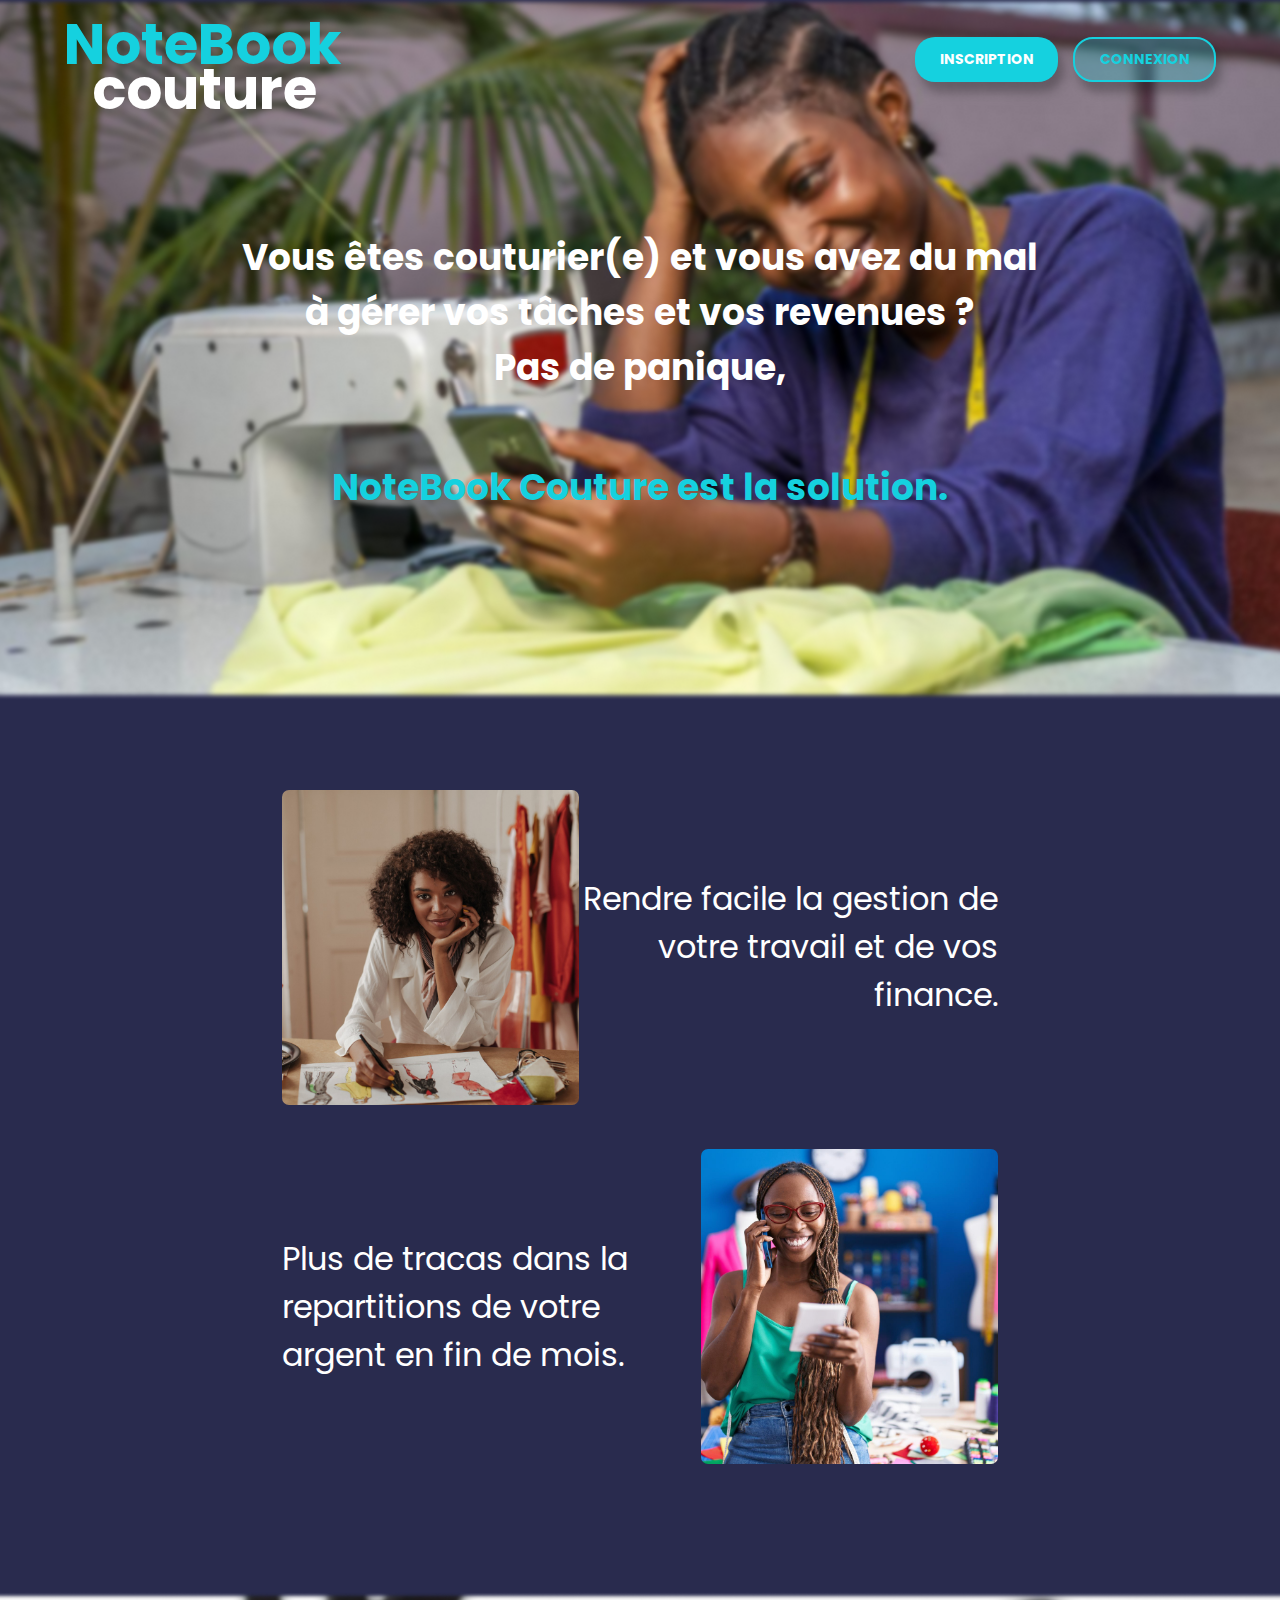
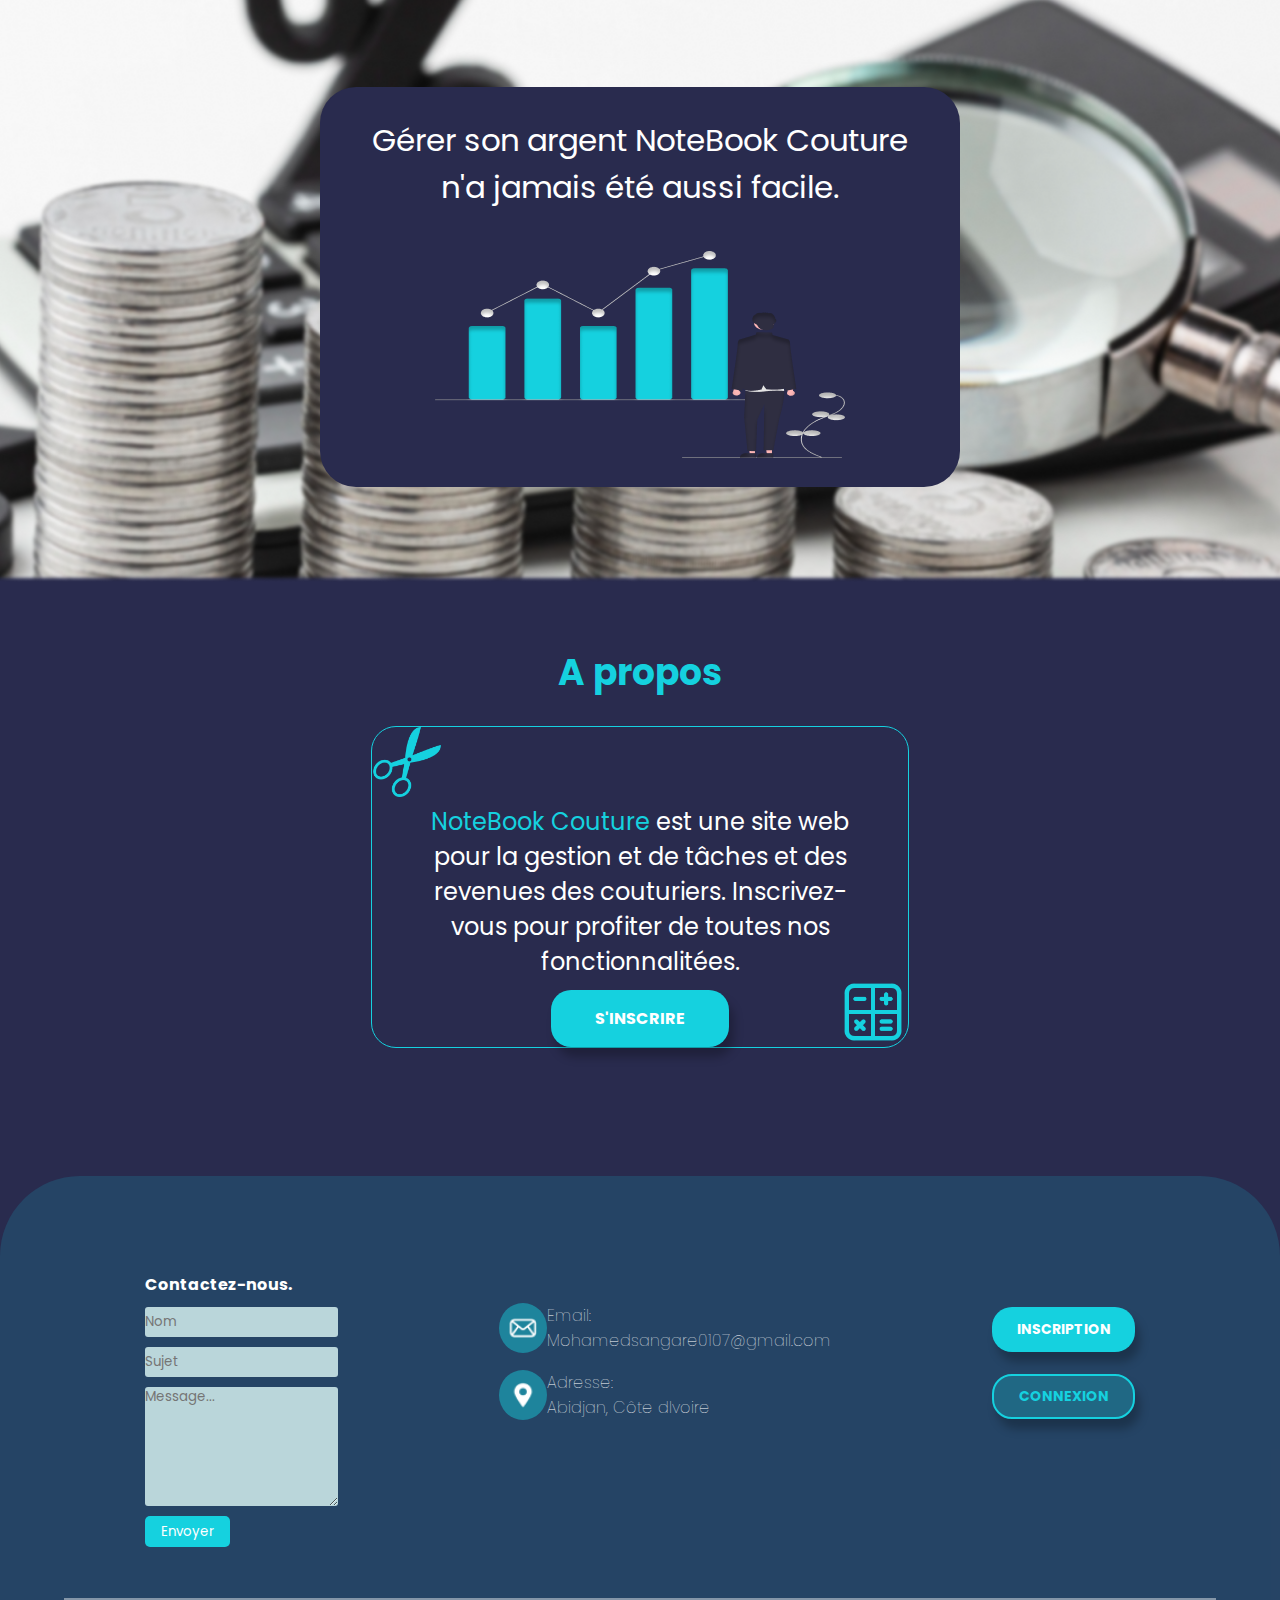
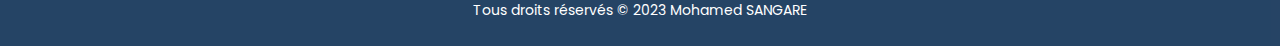
<file: index.html>
<!DOCTYPE html>
<html lang="en">
<head>
    <meta charset="UTF-8">
    <meta name="viewport" content="width=device-width, initial-scale=1.0">
    <title>NoteBook Couture</title>
    <link rel="stylesheet" href="./css/style.css">
    <link
      href="https://fonts.googleapis.com/css?family=Poppins"
      rel="stylesheet"
    />
    <link rel="shortcut icon" href="./img/logo.png" />
</head>
<body>
    <section class="header">
        <div class="img-back-head">
                <nav>
                    <div class="block-head">
                        <div class="logo">
                            <h1 class="notebook">NoteBook</h1>
                            <h1 class="couture">couture</h1>
                        </div>
                        <div class="bloc-id">
                            <div class="inscri">
                                <a href="./pages/inscription.html">INSCRIPTION</a>
                            </div>
                            <div class="conn">
                                <a href="./pages/connexion.html">CONNEXION</a>
                            </div>
                        </div> 
                    </div>
                </nav>
             <div class="descipt">
                <div class="descript-contain">
                    <div class="text-descript">
                        <p>
                          Vous êtes couturier(e) et vous avez du mal à gérer vos tâches et vos revenues ?
                        </p>
                        <p>Pas de panique,</p>
                        <p>NoteBook Couture est la solution.</p>
                      </div>
                </div>
             </div>
        </div>
      </section>

    <div class="container">
     <section class="bloc-middle">
        <div class="desc1">
            <div class="img1-desc1"></div>
            <div class="text-desc1">
                <p>Rendre facile la gestion  de votre travail et de vos finance.</p>
            </div>
        </div>
        <div class="desc2">
            <div class="text-desc2">
                <p>Plus de tracas dans la repartitions de votre argent en fin de mois.</p>
            </div>
            <div class="img2-desc2"></div>
        </div>
     </section>
    </div>

    <section class="bloc-middle2">
        <div class="content-middle2">
            <div class="text-middle2">
                <p>Gérer son argent NoteBook Couture n'a jamais été aussi facile.</p>  
            </div>
            <div class="img-middle2"></div>
        </div>
     </section>


    <div class="container">
        <section class="about" role="about">
            <div class="title-about">A propos</div>
            <div class="about-container">
            <div class="about-logo1">
                <img src="./img/ciseaux.png" alt="" />
            </div>
            <div class="struct">
                <p>
                    <span>NoteBook Couture</span> est une site web pour la gestion et de tâches et 
                    des revenues des couturiers. Inscrivez-vous pour profiter de toutes nos fonctionnalitées.
                </p>
            <div class="inscri-about">
                <a href="./pages/inscription.html">S'INSCRIRE</a>
            </div> 
            </div>
            <div class="about-logo2">
                <img src="./img/calculatrice.png" alt="" />
            </div>
            </div>
      </section>
    </div>

    <section class="footer">
        <div class="foot">
            <div class="container-foot">
                <div class="bloc-contact">
                    <form action="">
                        <h4>Contactez-nous.</h4>
                        <input type="text" name="" id="nom" placeholder="Nom">
                        <input type="text" name="" id="sujet" placeholder="Sujet">
                        <textarea name="" id="message" cols="30" rows="10" placeholder="Message..."></textarea>
                        <input type="submit" value="Envoyer" id="envoie">
                    </form>
                </div>
                <div class="bloc-info">
                    <div class="bloc-info1">
                        <div class="rond1">
                            <img src="./img/courrier.png" alt="" height="30px" width="30px">
                        </div>
                        <div class="info-text1">
                            <p>Email:</p>
                            <p>Mohamedsangare0107@gmail.com</p>
                        </div>
                    </div>
                    <div class="bloc-info2">
                        <div class="rond2">
                            <img src="./img/localisateur.png" alt="" height="30px" width="30px">
                        </div>
                        <div class="info-text2">
                            <p>Adresse:</p>
                            <p>Abidjan, Côte dIvoire</p>
                        </div>
                    </div>
                </div>
                <div class="bloc-ins">
                    <div class="inscri">
                        <a href="./pages/inscription.html">INSCRIPTION</a>
                    </div>
                    <div class="conn">
                        <a href="./pages/connexion.html">CONNEXION</a>
                    </div>
                </div>
            </div>
            <div class="bloc-copy">
                <div class="trait-foot"></div>
                <div class="copyright"><p>Tous droits réservés © 2023 Mohamed SANGARE</p></div>
            </div>
        </div>
        
    </section>
</body>
</html>
</file>
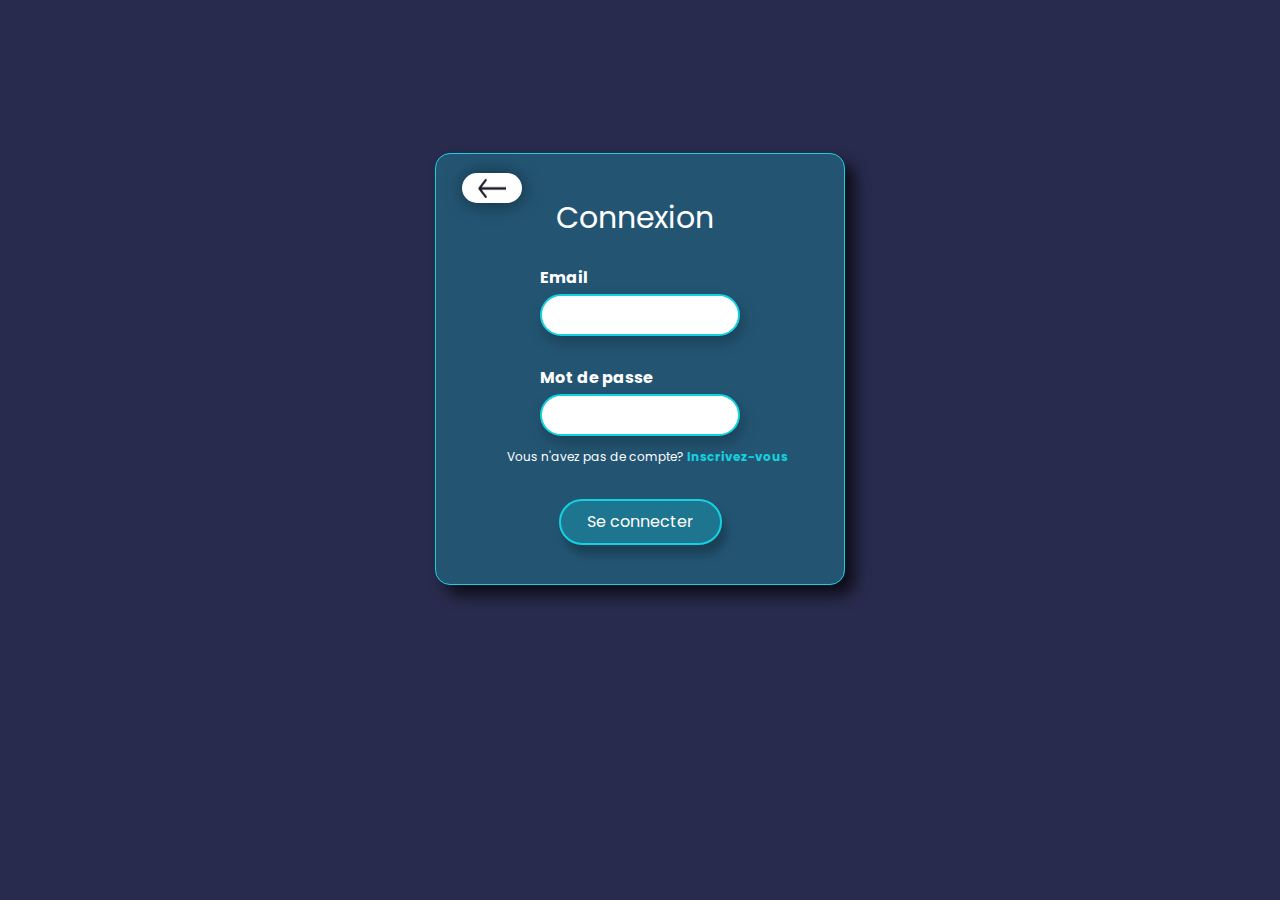
<file: pages/ajouterClient.html>
<!DOCTYPE html>
<html lang="en">
  <head>
    <meta charset="UTF-8" />
    <meta name="viewport" content="width=device-width, initial-scale=1.0" />
    <title>AjouterClient-NoteBookCouture</title>
    <link rel="stylesheet" href="../css/ajouterClient.css" />
    <link rel="stylesheet" href="../css/popupAjoutClient.css" />
    <link
      href="https://fonts.googleapis.com/css?family=Poppins"
      rel="stylesheet"
    />
    <link rel="shortcut icon" href="../img/logo.png" />
  </head>
  <body>
    <div class="all">
      <section>
        <div class="sidebar">
          <div class="sidebar-content">
            <div class="logo">
              <h1 class="notebook">NoteBook</h1>
              <h1 class="couture">couture</h1>
            </div>
            <div class="btn-bloc">
              <div class="btn-content">
                <div class="dashboard">
                  <!-- <div class="rec-indic"></div> -->
                  <div class="dash-content">
                    <a href="./dashboard.html"
                      ><img src="../img/tableau-de-bord-blanc.png" alt=""
                    /></a>
                    <p>Dashboard</p>
                  </div>
                </div>
                <div class="add-client">
                  <div class="rec-indic"></div>
                  <div class="add-content">
                    <a href="../pages/ajouterClient.html"
                      ><img src="../img/ajouter-un-utilisateur-blue.png" alt=""
                    /></a>
                    <p>Ajoute Clients</p>
                  </div>
                </div>
                <div class="liste-client">
                  <!-- <div class="rec-indic"></div> -->
                  <div class="liste-content">
                    <a href="../pages/listeClient.html"
                      ><img src="../img/logo-liste.png" alt=""
                    /></a>
                    <p>Liste Clients</p>
                  </div>
                </div>
                <div class="depenses">
                  <!-- <div class="rec-indic"></div> -->
                  <div class="depenses-content">
                    <a href="../pages/depense.html"
                      ><img src="../img/logo-depenses.png" alt=""
                    /></a>
                    <p>Dépenses</p>
                  </div>
                </div>
                <!-- <div class="trait-side"></div> -->
                <div class="profil">
                  <div class="profil-content">
                    <!-- <div class="rec-indic"></div> -->
                    <a href="../pages/profil.html"
                      ><img src="../img/logo-profil.png" alt=""
                    /></a>
                    <p>Profil</p>
                  </div>
                </div>
              </div>
            </div>
            <div class="deco-side">
              <div class="deco-content">
                <a id="deconnexion" style="display: flex;"
                  ><img src="../img/deconnexion.png" alt=""
                /><p>Deconnexion</p></a>
                
              </div>
            </div>
          </div>
        </div>
      </section>
      <div class="container">
        <header>
          <nav>
            <div class="indic-page">
              <h1>Ajouter Clients</h1>
            </div>
            <div class="user">
              <div class="identif">
                <span
                  ><span>Salut,</span>
                  <span id="identName" class="identName"></span
                ></span>
                <span>Couturier</span>
              </div>
              <a href="./profil.html"
                ><img src="../img/photo-profil.png" alt=""
              /></a>
            </div>
          </nav>
        </header>
      </div>
    </div>

    <!-- POPUP-FORMUMLAIRE-AJOUT-HOMME -->

    <div id="popup-homme" class="overlay">
      <div class="overlay-content">
          <a class="close" href="#">&times;</a>
          <div class="popup">
              <div class="content-popup">
                  <section class="principal">
                      <div class="container-pop">
                          <form action="./acceuil.html">
                              <p class="titre-form">Ajouter Homme</p>
              
                              <p class="titre-part">Chemise</p>
                              <div class="element">
                                  <div class="style-form">
                                  <span class="desc">P</span>
                                  <input id="poitrine-hom" type="number" placeholder="Poitrine" class="enter"/>
                                  </div>
                                  
                                  <div class="style-form">
                                  <span class="desc">EP</span>
                                  <input id="epaule-hom" type="number" placeholder="Epaule"  class="enter"/>
                                  </div>
                                  
                                  <div class="style-form">
                                  <span class="desc">LM</span>
                                  <input id="longManche-hom" type="number" placeholder="Longeur Manche" class="enter"/>
                                  </div>
                                  
                                  <div class="style-form">
                                  <span class="desc">TM</span>
                                  <input id="tourManche-hom" type="number" placeholder="Tour de manche" class="enter"/>
                                  </div>
                                  
                                  <div class="style-form">
                                  <span class="desc">B</span>
                                  <input id="bassin-hom" type="number" placeholder="Bassin" class="enter"/>
                                  </div>
                                  
                                  <p class="titre-part">Pantalon</p>
                                  
                                  <div class="style-form">
                                  <span class="desc">C</span>
                                  <input id="ceinture-hom" type="number" placeholder="Ceinture" class="enter"/>
                                  </div>
                                  
                                  <div class="style-form">
                                  <span class="desc">CU</span>
                                  <input id="cuisse" type="number" placeholder="Cuisse" class="enter"/>
                                  </div>
                                  
                                  <div class="style-form">
                                  <span class="desc">LP</span>
                                  <input id="longPantalon-hom" type="number" placeholder="Longueur pantalon" class="enter"/>
                                  </div>
                                  
                                  <div class="style-form">
                                  <span class="desc">BP</span>
                                  <input id="bassinPantalon-hom" type="number" placeholder="Bassin pantalon" class="enter"/>
                                  </div>
                                  
                                  <p class="titre-part">Info Client</p>
                                  <div class="style-form">
                                  <span class="desc">Nom</span>
                                  <input id="nomClient-hom" type="text" placeholder="Nom client" class="enter"/>
                                  </div>
                                  
                                  <div class="style-form">
                                  <span class="desc">Prenom</span>
                                  <input id="prenomClient-hom" type="text" placeholder="Prenom client" class="enter"/>
                                  </div>

                                  <div class="style-form">
                                  <span class="desc">Adresse</span>
                                  <input id="adresseClient-hom" type="text" placeholder="Lieu d'habitation" class="enter"/>
                                  </div>
                                  
                                  <div class="style-form">
                                  <span class="desc">Téléphone</span>
                                  <input id="telephone-hom" type="number" placeholder="Numéro de téléphone" class="enter"/>
                                  </div>
                                  
                                  <div class="style-form">
                                  <span class="desc">Somme</span>
                                  <input id="sommeClient-hom" type="number" placeholder="Somme à payer" class="enter"/>
                                  </div>
                                  
                                  <div class="style-form">
                                  <span class="desc">Retraire</span>
                                  <input id="dateRetrait-hom" type="date" placeholder="Date de retrait" class="enter"/>
                                  </div>

                              <div class="save" id="saveMan" style="color: white;">Enregistrer</div>
                          </form>
                      </div>
                  </section>
              </div>
          </div>
      </div>
  </div>
  <!--END POPUP-FORMUMLAIRE-AJOUT-HOMME -->


  <!--POPUP-FORMUMLAIRE-AJOUT-FEMME -->

  <div id="popup-femme" class="overlay">
        <div class="overlay-content">
            <a class="close" href="#">&times;</a>
            <div class="popup">
                <div class="content-popup">
                    <section class="principal">
                        <div class="container-pop">
                            <form action="./acceuil.html">
                                <p class="titre-form">Ajouter Femme</p>
                
                                <p class="titre-part">Robe ou Camisole</p>
                                <div class="element">
                                    <div class="style-form">
                                    <span class="desc">P</span>
                                    <input id="poitrine-fem" type="number" placeholder="Poitrine" class="enter"/>
                                    </div>
                                    
                                    <div class="style-form">
                                    <span class="desc">T</span>
                                    <input id="Taille-fem" type="number" placeholder="Taille"  class="enter"/>
                                    </div>
                                    
                                    <div class="style-form">
                                    <span class="desc">LT</span>
                                    <input id="longTaille-fem" type="number" placeholder="Longeur Taille" class="enter"/>
                                    </div>

                                    <div class="style-form">
                                    <span class="desc">B</span>
                                    <input id="bassin-fem" type="number" placeholder="Bassin" class="enter"/>
                                    </div>

                                    <div class="style-form">
                                        <span class="desc">LM</span>
                                        <input id="longManche-fem" type="number" placeholder="Longueur Manche" class="enter"/>
                                    </div>

                                    <div class="style-form">
                                        <span class="desc">TM</span>
                                        <input id="tourManche-fem" type="number" placeholder="ceinture" class="enter"/>
                                    </div>
                                    
                                    <div class="style-form">
                                      <span class="desc">C</span>
                                      <input id="ceinture-fem" type="number" placeholder="ceinture" class="enter"/>
                                  </div>
                                    
                                    
                                    <p class="titre-part">Jupe</p>
                                    
                                    <div class="style-form">
                                    <span class="desc">BJ</span>
                                    <input id="bassinJupe" type="number" placeholder="Bassin Jupe" class="enter"/>
                                    </div>
                                    
                                    <div class="style-form">
                                    <span class="desc">CJ</span>
                                    <input id="ceintureJupe" type="number" placeholder="Ceinture Jupe" class="enter"/>
                                    </div>
                                    
                                    <div class="style-form">
                                    <span class="desc">LP</span>
                                    <input id="longueurJupe" type="number" placeholder="Longueur Jupe" class="enter"/>
                                    </div>
                                    
                                    <p class="titre-part">Info Client</p>
                                    <div class="style-form">
                                    <span class="desc">Nom</span>
                                    <input id="nomClient-fem" type="text" placeholder="Nom client" class="enter"/>
                                    </div>
                                    
                                    <div class="style-form">
                                    <span class="desc">Prenom</span>
                                    <input id="prenomClient-fem" type="text" placeholder="Prenom client" class="enter"/>
                                    </div>

                                    <div class="style-form">
                                    <span class="desc">Adresse</span>
                                    <input id="adresseClient-fem" type="text" placeholder="Lieu d'habitation" class="enter"/>
                                    </div>
                                    
                                    <div class="style-form">
                                    <span class="desc">Téléphone</span>
                                    <input id="telephone-fem" type="number" placeholder="Numéro de téléphone" class="enter"/>
                                    </div>
                                    
                                    <div class="style-form">
                                    <span class="desc">Somme</span>
                                    <input id="sommeClient-fem" type="number" placeholder="Somme à payer" class="enter"/>
                                    </div>
                                    
                                    <div class="style-form">
                                    <span class="desc">Retraire</span>
                                    <input id="dateRetrait-fem" type="date" placeholder="Date de retrait" class="enter"/>
                                    </div>

                                <div class="save" id="saveWoman">Enregistrer</div>
                            </form>
                        </div>
                    </section>
                </div>
            </div>
        </div>
    </div>

  <!--END POPUP-FORMUMLAIRE-AJOUT-FEMME -->
  

    <section>
      <div class="container2">
        
        <div class="bloc-personne">
          <div class="bloc-homme">
            <div class="bloc-homme-content">
              <img src="../img/homme.png" alt="" height="116px" width="116px" />
              <p>J'enregistre un homme</p>
              <div class="btn-add">
                <a href="#popup-homme">
                  <img
                    src="../img/ajouter.png"
                    alt=""
                    height="22px"
                    width="22px"
                  />
                </a>
              </div>
            </div>
          </div>
          <div class="bloc-femme">
            <div class="bloc-femme-content">
              <img src="../img/femme.png" alt="" height="116px" width="116px" />
              <p>J'enregistre une femme</p>
              <div class="btn-add">
                <a href="#popup-femme">
                  <img
                    src="../img/ajouter.png"
                    alt=""
                    height="22px"
                    width="22px"
                  />
                </a>
              </div>
            </div>
          </div>
        </div>
      </div>
    </section>
    <footer>
      <div class="bloc-copy">
        <div class="trait-foot"></div>
        <div class="copyright">
          <p>Tous droits réservés © 2023 Mohamed SANGARE</p>
        </div>
      </div>
    </footer>
    <script src="../js/ajoutClient.js"></script>
    <script src="../js/deconnexion.js"></script>
  </body>
</html>
</file>
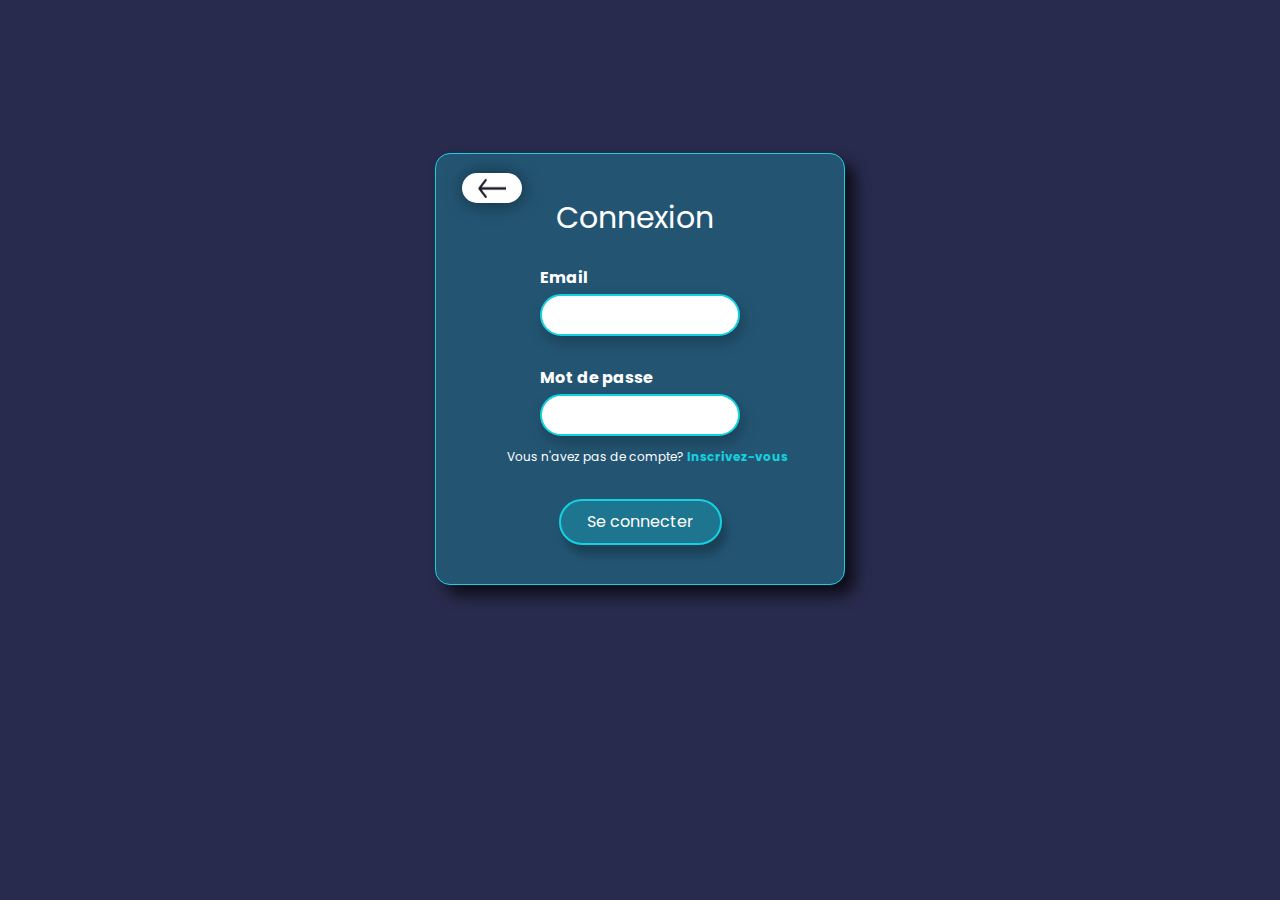
<file: pages/connexion.html>
<!DOCTYPE html>
<html lang="en">
  <head>
    <meta charset="UTF-8" />
    <meta name="viewport" content="width=device-width, initial-scale=1.0" />
    <title>Connexion-NoteBookCouture</title>
    <link rel="stylesheet" href="../css/connexion.css" />
    <link
      href="https://fonts.googleapis.com/css?family=Poppins"
      rel="stylesheet"
    />
    <link rel="shortcut icon" href="../img/logo.png" />
  </head>
  <body>
    <section class="principal">
      <div class="container">
        <div class="return">
          <a href="../index.html">
            <img src="../img/Arrow.png" alt="" />
          </a>
        </div>
        <form action="./acceuil.html">
          <p>Connexion</p>
          <div class="element">
            <div class="form-email">
              <span class="desc">Email</span>
              <input id="email" type="email" />
            </div>
            <div class="form-password">
              <span class="desc">Mot de passe</span>
              <input id="password" type="password" />
            </div>
          </div>
          <p class="ins">
            Vous n'avez pas de compte?
            <a href="./inscription.html">Inscrivez-vous</a>
          </p>

          <button id="conn" class="conn">
            <a href="./dashboard.html">Se connecter</a>
          </button>
        </form>
        <p id="message"></p>
      </div>
    </section>

    <script src="../js/connexion.js"></script>
  </body>
</html>
</file>
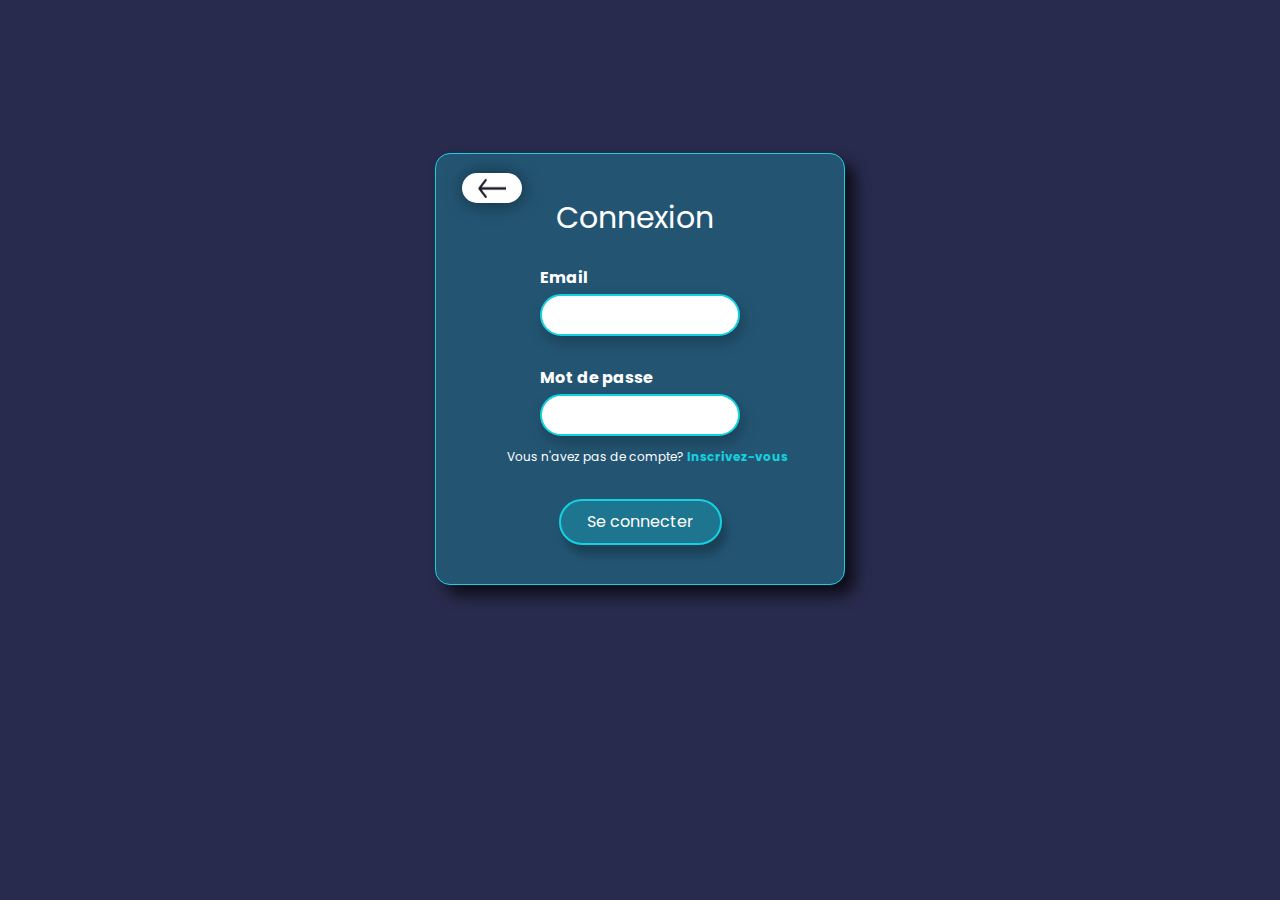
<file: pages/dashboard.html>
<!DOCTYPE html>
<html lang="en">
  <head>
    <meta charset="UTF-8" />
    <meta name="viewport" content="width=device-width, initial-scale=1.0" />
    <title>Dashboard-NoteBookCouture</title>
    <link rel="stylesheet" href="../css/dashboard.css" />
    <link
      href="https://fonts.googleapis.com/css?family=Poppins"
      rel="stylesheet"
    />
    <link rel="shortcut icon" href="../img/logo.png" />
  </head>
  <body>
    <div class="all">
      <section>
        <div class="sidebar">
          <div class="sidebar-content">
            <div class="logo">
              <h1 class="notebook">NoteBook</h1>
              <h1 class="couture">couture</h1>
            </div>
            <div class="btn-bloc">
              <div class="btn-content">
                <div class="dashboard">
                  <div class="rec-indic"></div>
                  <div class="dash-content">
                    <a href="./dashboard.html"
                      ><img src="../img/tableau-de-bord-blue.png" alt=""
                    /></a>
                    <p>Dashboard</p>
                  </div>
                </div>
                <div class="add-client">
                  <!-- <div class="rec-indic"></div> -->
                  <div class="add-content">
                    <a href="../pages/ajouterClient.html"
                      ><img
                        src="../img/ajouter-un-utilisateur-blanc.png"
                        alt=""
                    /></a>
                    <p>Ajoute Clients</p>
                  </div>
                </div>
                <div class="liste-client">
                  <!-- <div class="rec-indic"></div> -->
                  <div class="liste-content">
                    <a href="../pages/listeClient.html"
                      ><img src="../img/logo-liste.png" alt=""
                    /></a>
                    <p>Liste Clients</p>
                  </div>
                </div>
                <div class="depenses">
                  <!-- <div class="rec-indic"></div> -->
                  <div class="depenses-content">
                    <a href="../pages/depense.html"
                      ><img src="../img/logo-depenses.png" alt=""
                    /></a>
                    <p>Dépenses</p>
                  </div>
                </div>
                <!-- <div class="trait-side"></div> -->
                <div class="profil">
                  <div class="profil-content">
                    <!-- <div class="rec-indic"></div> -->
                    <a href="../pages/profil.html"
                      ><img src="../img/logo-profil.png" alt=""
                    /></a>
                    <p>Profil</p>
                  </div>
                </div>
              </div>
            </div>
            <div class="deco-side">
              <div class="deco-content">
                <a id="deconnexion" style="display: flex;"
                  ><img src="../img/deconnexion.png" alt=""
                /><p>Deconnexion</p></a>
                
              </div>
            </div>
          </div>
        </div>
      </section>
      <div class="container">
        <header>
          <nav>
            <div class="indic-page">
              <h1>Dashboard</h1>
            </div>
            <div class="user">
              <div class="identif">
                <span
                  ><span>Salut,</span>
                  <span id="identName" class="identName"></span></span
                >
                <span>Couturier</span>
              </div>
              <a href="./profil.html"
                ><img src="../img/photo-profil.png" alt=""
              /></a>
            </div>
          </nav>
        </header>
      </div>
    </div>

    <section>
      <div class="container2">
        <section>
          <div class="bloc-compteur">
            <div class="nbr-client-bloc">
              <p>Nombre de client.</p>
              <span id="nbrClient"></span>
            </div>
            <div class="nbr-depenses-bloc">
              <div class="nbr-depense-content">
                <p>Nombre total de mes dépenses </p>
                <span id="nbrDepense"></span>
              </div>
            </div>
            <div class="nbr-reste-bloc">
              <p>Ce qui me reste.</p>
              <span><span id="sommeReste"></span> frs</span>
            </div>
          </div>
        </section>

        <section class="table-bloc">
          <div class="text-table">
            <p>Ajout recent</p>
          </div>
          <div class="table">
            <table id="tableRecent">
              <thead>
                <tr>
                  <th>N°</th>
                  <th>Nom</th>
                  <th>Prenom</th>
                  <th>N°tel</th>
                  <th>Date retrait</th>
                  <th class="dernier-th">Somme versée</th>
                </tr>
                <tr class="hori-lign">
                  <th></th>
                  <th></th>
                  <th></th>
                  <th></th>
                  <th></th>
                  <th></th>
                </tr>
              </thead>

              <tbody>
                <!-- <tr>
                  <td>01</td>
                  <td></td>
                  <td></td>
                  <td></td>
                  <td></td>
                  <td class="dernier-td"></td>
                </tr> -->
              </tbody>
            </table>
          </div>
        </section>
      </div>
    </section>
    <footer>
      <div class="bloc-copy">
        <div class="trait-foot"></div>
        <div class="copyright">
          <p>Tous droits réservés © 2023 Mohamed SANGARE</p>
        </div>
      </div>
    </footer>

    <script src="../js/dashboard.js"></script>
    <script src="../js/deconnexion.js"></script>
  </body>
</html>
</file>
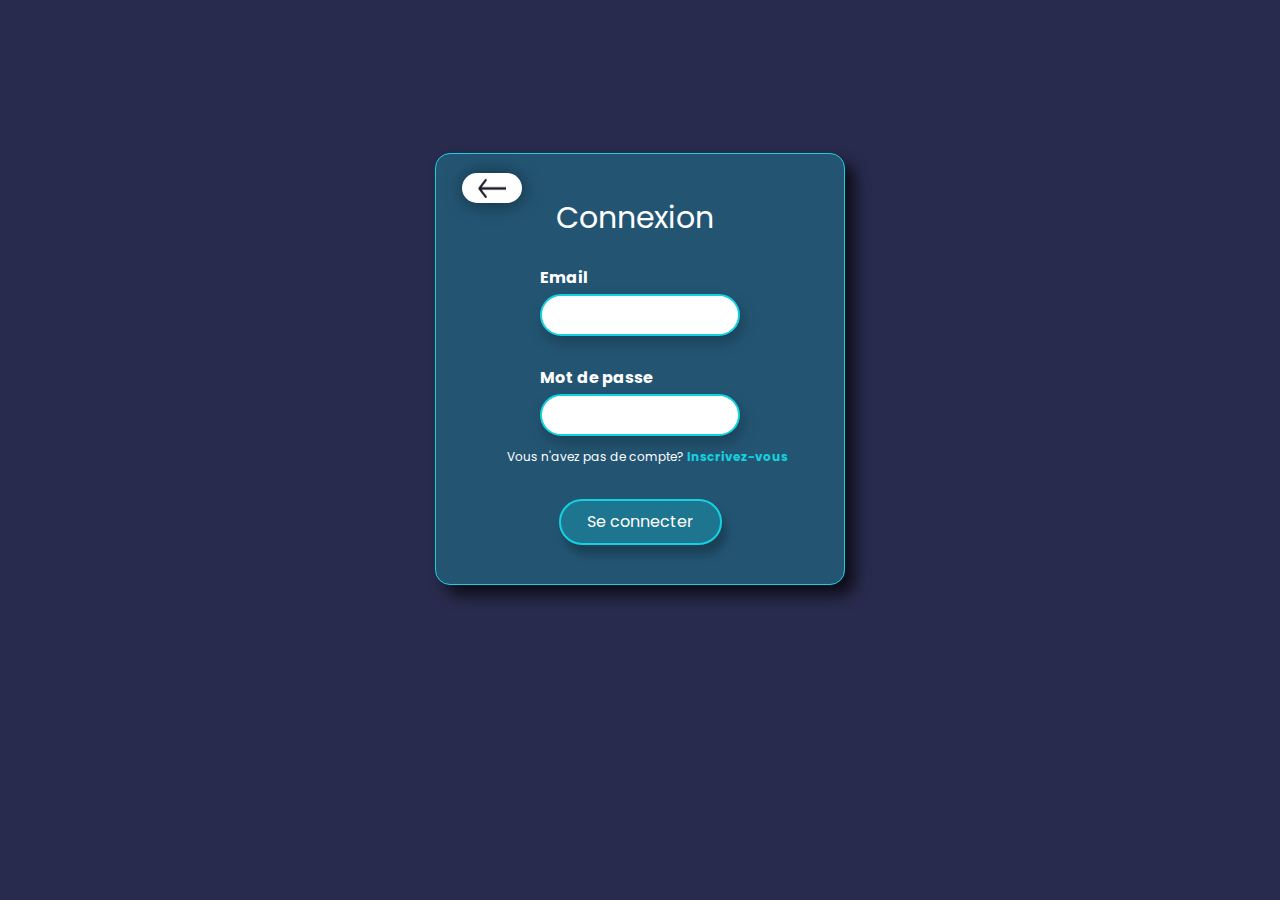
<file: pages/depense.html>
<!DOCTYPE html>
<html lang="en">
  <head>
    <meta charset="UTF-8" />
    <meta name="viewport" content="width=device-width, initial-scale=1.0" />
    <title>Depenses-NoteBookCouture</title>
    <link rel="stylesheet" href="../css/depense.css" />
    <link rel="stylesheet" href="../css/popupAjoutDepense.css"/>
    <link rel="stylesheet" href="../css/popup-supprimer.css"/>
    <link
      href="https://fonts.googleapis.com/css?family=Poppins"
      rel="stylesheet"
    />
    <link rel="shortcut icon" href="../img/logo.png" />
  </head>
  <body>
      <!-- POPUP EDITER DEPENSE -->
      <div id="popup-edite-depnses" class="overlay">
        <div class="overlay-content">
            <a class="close" href="#">&times;</a>
            <div class="popup">
                <div class="content-popup">
                    <section class="principal">
                        <div class="container-pop">
                            <form action="./acceuil.html">
                                <p class="titre-form">Editer Dépense</p>
                                <div class="element">
                                    <div class="style-form">
                                    <span class="desc">Nom</span>
                                    <input id="nom-depense" type="text" placeholder="Entrez le nom" class="enter"/>
                                    </div>
                                    
                                    <div class="style-form">
                                    <span class="desc">Somme</span>
                                    <input id="somme-depense" type="number" placeholder="Entrez la somme"  class="enter"/>
                                    </div>
                                    
                                <div class="save" id="save"> <a href="./connexion.html">Enregistrer</a></div>
                            </form>
                        </div>
                    </section>
                </div>
            </div>
        </div>
    </div>
    <!-- END POPUP EDITER DEPENSE -->

    <!-- POPUP ALERT SUPPRIMER DEPENSE -->
    <!-- <div id="popup-supprimer" class="overlay">
      <div class="overlay-content">
          <a class="close" href="#">&times;</a>
          <div class="popup">
              <div class="content-popup">
                  <section class="principal">
                      <div class="container-pop">
                          <form action="./acceuil.html">
                              <div class="titre-form-supprimer">
                                  <img src="../img/alerte.png" alt="logo-alert">
                              </div>
                              <div class="element">
                                  <div class="style-msg-alert">
                                  <span class="desc">ATTENTION!! Voulez-vous vraimment supprimer cette dépense ?</span>
                                  </div>
                                  <div class="yesOrNo">
                                      <div class="no" id="no"> <a href="./connexion.html">Non</a></div>
                                      <div class="sup" id="supprimer"> <a href="./connexion.html">Oui</a></div>
                                  </div>
                          </form>
                      </div>
                  </section>
              </div>
          </div>
      </div>
    </div> -->
    <!-- END POPUP ALERT SUPPRIMER DEPENSE -->


    <div class="all">
      <section>
        <div class="sidebar">
          <div class="sidebar-content">
            <div class="logo">
              <h1 class="notebook">NoteBook</h1>
              <h1 class="couture">couture</h1>
            </div>
            <div class="btn-bloc">
              <div class="btn-content">
                <div class="dashboard">
                  <!-- <div class="rec-indic"></div> -->
                  <div class="dash-content">
                    <a href="./dashboard.html"
                      ><img src="../img/tableau-de-bord-blanc.png" alt=""
                    /></a>
                    <p>Dashboard</p>
                  </div>
                </div>
                <div class="add-client">
                  <!-- <div class="rec-indic"></div> -->
                  <div class="add-content">
                    <a href="../pages/ajouterClient.html"
                      ><img
                        src="../img/ajouter-un-utilisateur-blanc.png"
                        alt=""
                    /></a>
                    <p>Ajoute Clients</p>
                  </div>
                </div>
                <div class="liste-client">
                  <!-- <div class="rec-indic"></div> -->
                  <div class="liste-content">
                    <a href="../pages/listeClient.html"
                      ><img src="../img/logo-liste.png" alt=""
                    /></a>
                    <p>Liste Clients</p>
                  </div>
                </div>
                <div class="depenses">
                  <div class="rec-indic"></div>
                  <div class="depenses-content">
                    <a href="../pages/depense.html"
                      ><img src="../img/depenser-de-largent-blue.png" alt=""
                    /></a>
                    <p>Dépenses</p>
                  </div>
                </div>
                <!-- <div class="trait-side"></div> -->
                <div class="profil">
                  <div class="profil-content">
                    <!-- <div class="rec-indic"></div> -->
                    <a href="../pages/profil.html"
                      ><img src="../img/logo-profil.png" alt=""
                    /></a>
                    <p>Profil</p>
                  </div>
                </div>
              </div>
            </div>
            <div class="deco-side">
              <div class="deco-content">
                <a id="deconnexion" style="display: flex;"
                  ><img src="../img/deconnexion.png" alt=""
                /><p>Deconnexion</p></a>
              </div>
            </div>
          </div>
        </div>
      </section>
      <div class="container">
        <header>
          <nav>
            <div class="indic-page">
              <h1>Dépenses</h1>
            </div>
            <div class="user">
              <div class="identif">
                <span
                  ><span>Salut,</span>
                  <span id="identName" class="identName"></span
                ></span>
                <span>Couturier</span>
              </div>
              <a href="./profil.html"
                ><img src="../img/photo-profil.png" alt=""
              /></a>
            </div>
          </nav>
        </header>
      </div>
    </div>
    <section>
      <div class="container2">
        <section>
          <div class="bloc-compteur">
            <div class="nbr-depense-totale">
              <div class="nbr-depense-total-content">
                <p>Nombre totale de dépenses listées.</p>
                <span id="tDepList"></span>
              </div>
            </div>
            <div class="nbr-depense-atteintes-bloc">
              <div class="nbr-depense-atteinte-content">
                <p>Somme Totale de mes dépenses.</p>
                <span><span id="sommeDepense"></span>frs</span>
              </div>
            </div>
            <div class="nbr-couvert-bloc">
              <div class="nbr-couvert-bloc-content">
                <p>Somme des dépenses couvertes.</p>
                <span><span id="sommeCouvertes"></span>frs</span>
                <span style="color: white; font-size: calc(0.5rem + 1.5vw);">Soit <span id="depTotal" style="font-size: calc(0.5rem + 1.5vw);"></span> depense(s)</span>
              </div>
            </div>
          </div>
        </section>

        <section class="table-bloc">
          <div class="ajout-depense">
            <div class="bloc-form-add-depense">
              <form class="form-add-depense">
                <div class="element">
                  <div class="form-nom">
                    <div class="titre-add-depense"><p>Ajouter</p></div>
                    <span class="desc">Nom</span>
                    <input id="nom" type="nom" />
                  </div>
                  <div class="form-somme">
                    <span class="desc">Somme</span>
                    <input id="somme" type="number" />
                  </div>
                  <button id="submit">Ajouter</button>
                </div>
              </form>
            </div>
          </div>
          <div class="table">
            <table id="tableDepense">
              <thead>
                <tr>
                  <th>N°</th>
                  <th>Nom</th>
                  <th>Somme</th>
                  <th class="dernier-th">Options</th>
                </tr>
                <tr class="hori-lign">
                  <th></th>
                  <th></th>
                  <th></th>
                  <th></th>
                </tr>
              </thead>

              <tbody>
                
              </tbody>
            </table>
          </div>
        </section>
      </div>
    </section>
    <footer>
      <div class="bloc-copy">
        <div class="trait-foot"></div>
        <div class="copyright">
          <p>Tous droits réservés © 2023 Mohamed SANGARE</p>
        </div>
      </div>
    </footer>
    <script src="../js/depense.js"></script>
    <script src="../js/deconnexion.js"></script>
  </body>
</html>
</file>
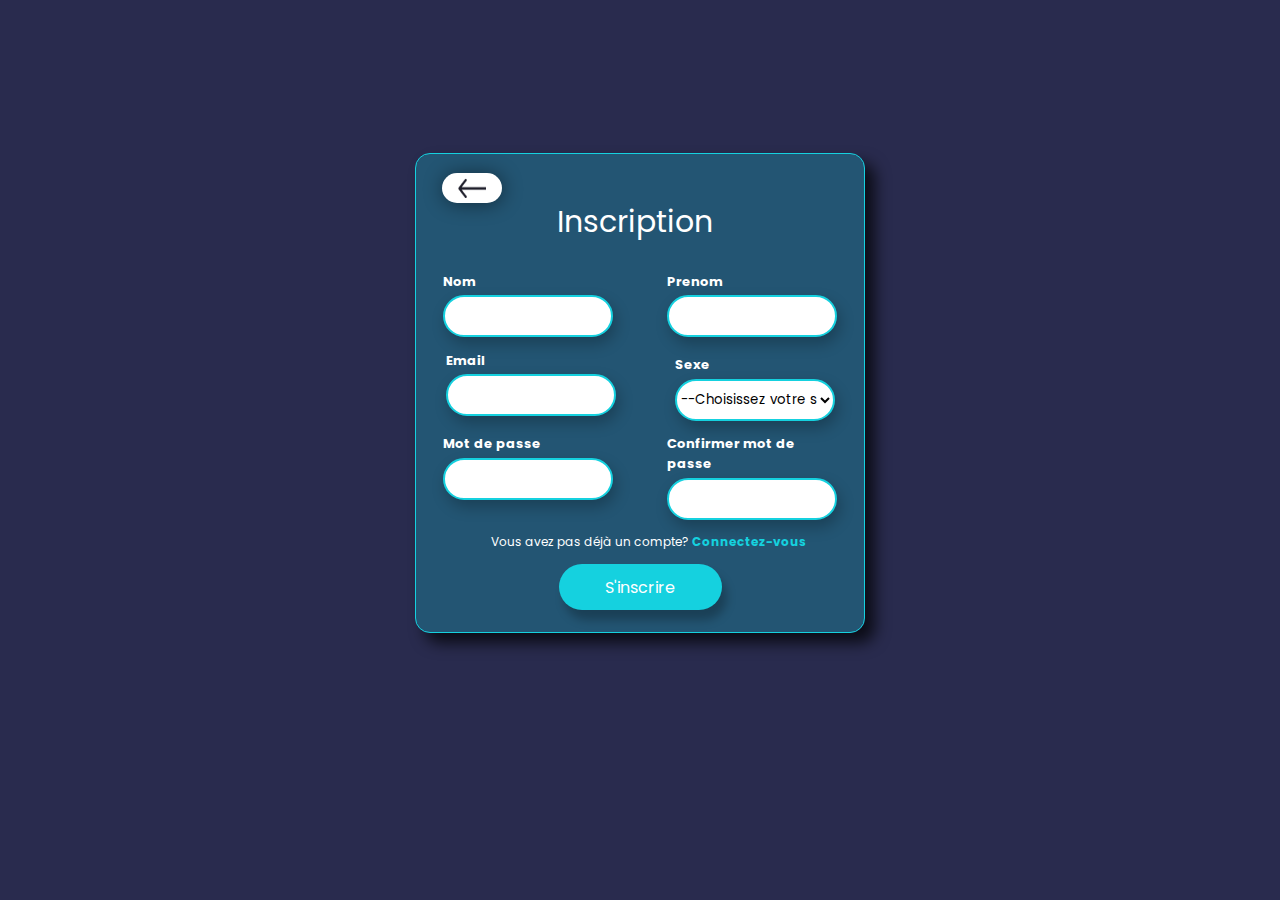
<file: pages/inscription.html>
<!DOCTYPE html>
<html lang="en">
  <head>
    <meta charset="UTF-8" />
    <meta name="viewport" content="width=device-width, initial-scale=1.0" />
    <title>Inscription-NoteBookCouture</title>
    <link rel="stylesheet" href="../css/inscription.css" />
    <link
      href="https://fonts.googleapis.com/css?family=Poppins"
      rel="stylesheet"
    />
    <link rel="shortcut icon" href="../img/logo.png" />
  </head>
  <body>
    <section class="principal">
      <div class="container">
        <div class="return">
          <a href="../index.html">
            <img src="../img/Arrow.png" alt="" />
          </a>
        </div>
        <form>
          <p>Inscription</p>
          <div class="element">
            <div class="form-nom">
              <span class="desc">Nom</span>
              <input id="nom" type="text" />
            </div>
            <div class="form-prenom">
              <span class="desc">Prenom</span>
              <input id="prenom" type="text" />
            </div>
            <div class="form-email">
              <span class="desc">Email</span>
              <input id="email" type="email" />
            </div>
            <div class="form-sexe">
              <span class="desc">Sexe</span>
              <select name="sexe" id="sexe">
                <option value="">--Choisissez votre sexe svp--</option>
                <option value="masculin">Masculin</option>
                <option value="feminin">Feminin</option>
              </select>
            </div>
            <div class="form-password">
              <span class="desc">Mot de passe</span>
              <input id="password" type="password" />
            </div>
            <div class="form-password">
              <span class="desc-confir">Confirmer mot de passe</span>
              <input id="password2" type="password" />
            </div>
          </div>
          <p class="ins">
            Vous avez pas déjà un compte?
            <a href="./connexion.html">Connectez-vous</a>
          </p>
          <button class="conn" id="btnIns">S'inscrire</button>
        </form>
        <p id="message"></p>
      </div>
    </section>

    <script src="../js/inscription.js"></script>
  </body>
</html>
</file>
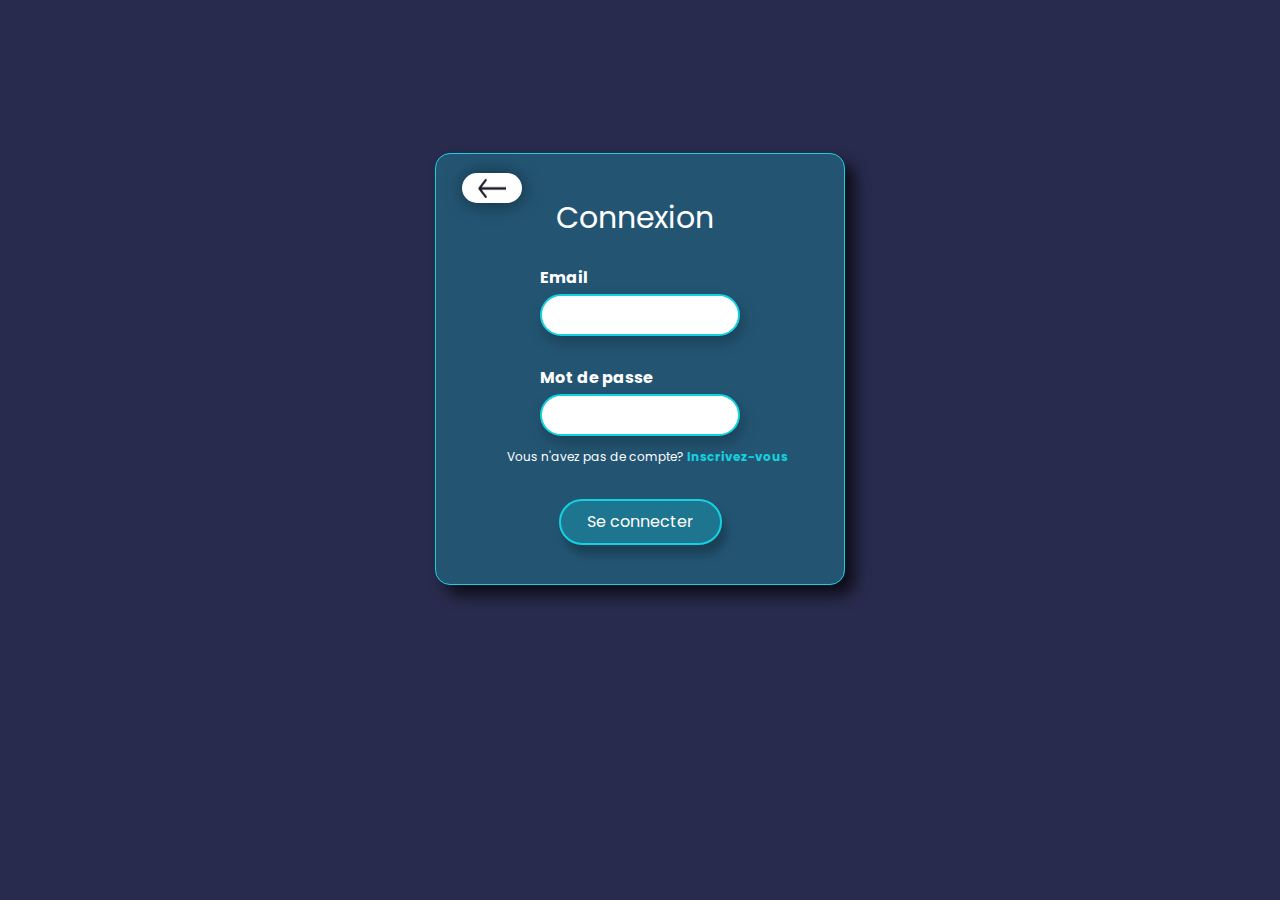
<file: pages/listeClient.html>
<!DOCTYPE html>
<html lang="en">
  <head>
    <meta charset="UTF-8" />
    <meta name="viewport" content="width=device-width, initial-scale=1.0" />
    <title>ListeClient-NoteBookCouture</title>
    <link rel="stylesheet" href="../css/listeClient.css" />
    <link rel="stylesheet" href="../css/popup-supprimer.css" />
    <link rel="stylesheet" href="../css/popupAjoutClient.css" />
    <link
      href="https://fonts.googleapis.com/css?family=Poppins"
      rel="stylesheet"
    />
    <link rel="shortcut icon" href="../img/logo.png" />
  </head>
  <body>

    <!-- POPUP MODIFICATION CLIENT -->

    <!-- POPUP-FORMUMLAIRE-VOIRPLUS-HOMME -->

    <div id="popup-voirplus-homme" class="overlay">
      <div class="overlay-content">
          <a class="close" href="#">&times;</a>
          <div class="popup">
              <div class="content-popup">
                  <section class="principal">
                      <div class="container-pop">
                          <form action="./acceuil.html">
                              <p class="titre-form">Plus d'informations ou modifier</p>
              
                              <p class="titre-part">Chemise</p>
                              <div class="element">
                                  <div class="style-form">
                                  <span class="desc">P</span>
                                  <input id="poitrine-hom" type="number" placeholder="Poitrine" class="enter"/>
                                  </div>
                                  
                                  <div class="style-form">
                                  <span class="desc">EP</span>
                                  <input id="epaule-hom" type="number" placeholder="Epaule"  class="enter"/>
                                  </div>
                                  
                                  <div class="style-form">
                                  <span class="desc">LM</span>
                                  <input id="longManche-hom" type="number" placeholder="Longeur Manche" class="enter"/>
                                  </div>
                                  
                                  <div class="style-form">
                                  <span class="desc">TM</span>
                                  <input id="tourManche-hom" type="number" placeholder="Tour de manche" class="enter"/>
                                  </div>
                                  
                                  <div class="style-form">
                                  <span class="desc">B</span>
                                  <input id="bassin-hom" type="number" placeholder="Bassin" class="enter"/>
                                  </div>
                                  
                                  <p class="titre-part">Pantalon</p>
                                  
                                  <div class="style-form">
                                  <span class="desc">C</span>
                                  <input id="ceinture-hom" type="number" placeholder="Ceinture" class="enter"/>
                                  </div>
                                  
                                  <div class="style-form">
                                  <span class="desc">CU</span>
                                  <input id="cuisse" type="number" placeholder="Cuisse" class="enter"/>
                                  </div>
                                  
                                  <div class="style-form">
                                  <span class="desc">LP</span>
                                  <input id="LongPantalon-hom" type="number" placeholder="Longueur pantalon" class="enter"/>
                                  </div>
                                  
                                  <div class="style-form">
                                  <span class="desc">BP</span>
                                  <input id="bassinPantalon-hom" type="number" placeholder="Bassin pantalon" class="enter"/>
                                  </div>
                                  
                                  <p class="titre-part">Info Client</p>
                                  <div class="style-form">
                                  <span class="desc">Nom</span>
                                  <input id="nomClient-hom" type="text" placeholder="Nom client" class="enter"/>
                                  </div>
                                  
                                  <div class="style-form">
                                  <span class="desc">Prenom</span>
                                  <input id="prenomClient-hom" type="text" placeholder="Prenom client" class="enter"/>
                                  </div>

                                  <div class="style-form">
                                  <span class="desc">Adresse</span>
                                  <input id="adresseClient-hom" type="text" placeholder="Lieu d'habitation" class="enter"/>
                                  </div>
                                  
                                  <div class="style-form">
                                  <span class="desc">Téléphone</span>
                                  <input id="telephone-hom" type="number" placeholder="Numéro de téléphone" class="enter"/>
                                  </div>
                                  
                                  <div class="style-form">
                                  <span class="desc">Somme</span>
                                  <input id="sommeClient-hom" type="number" placeholder="Somme à payer" class="enter"/>
                                  </div>
                                  
                                  <div class="style-form">
                                  <span class="desc">Retraire</span>
                                  <input id="dateRetrait-hom" type="date" placeholder="Date de retrait" class="enter"/>
                                  </div>

                              <div class="save" id="update"> Enregistrer</div>
                          </form>
                      </div>
                  </section>
              </div>
          </div>
      </div>
  </div>
  <!--END POPUP-FORMUMLAIRE-VOIRPLUS-HOMME -->


  <!--POPUP-FORMUMLAIRE-VOIRPLUS-FEMME -->

  <div id="popup-voirplus-femme" class="overlay">
        <div class="overlay-content">
            <a class="close" href="#">&times;</a>
            <div class="popup">
                <div class="content-popup">
                    <section class="principal">
                        <div class="container-pop">
                            <form action="./acceuil.html">
                                <p class="titre-form">Plus d'informations ou modifier</p>
                
                                <p class="titre-part">Robe ou Camisole</p>
                                <div class="element">
                                    <div class="style-form">
                                    <span class="desc">P</span>
                                    <input id="poitrine-fem" type="number" placeholder="Poitrine" class="enter"/>
                                    </div>
                                    
                                    <div class="style-form">
                                    <span class="desc">T</span>
                                    <input id="Taille-fem" type="number" placeholder="Taille"  class="enter"/>
                                    </div>
                                    
                                    <div class="style-form">
                                    <span class="desc">LT</span>
                                    <input id="longTaille-fem" type="number" placeholder="Longeur Taille" class="enter"/>
                                    </div>

                                    <div class="style-form">
                                      <span class="desc">B</span>
                                      <input id="bassin-fem" type="number" placeholder="Bassin" class="enter"/>
                                      </div>
  
                                      <div class="style-form">
                                          <span class="desc">LM</span>
                                          <input id="longManche-fem" type="number" placeholder="Longueur Manche" class="enter"/>
                                      </div>
  
                                      <div class="style-form">
                                          <span class="desc">TM</span>
                                          <input id="tourManche-fem" type="number" placeholder="ceinture" class="enter"/>
                                      </div>
                                      
                                      <div class="style-form">
                                        <span class="desc">C</span>
                                        <input id="ceinture-fem" type="number" placeholder="ceinture" class="enter"/>
                                    </div>
                                    
                                    
                                    
                                    <p class="titre-part">Jupe</p>
                                    
                                    <div class="style-form">
                                    <span class="desc">BJ</span>
                                    <input id="bassinJupe" type="number" placeholder="Bassin Jupe" class="enter"/>
                                    </div>
                                    
                                    <div class="style-form">
                                    <span class="desc">CJ</span>
                                    <input id="ceintureJupe" type="number" placeholder="Ceinture Jupe" class="enter"/>
                                    </div>
                                    
                                    <div class="style-form">
                                    <span class="desc">LP</span>
                                    <input id="longueurJupe" type="number" placeholder="Longueur Jupe" class="enter"/>
                                    </div>
                                    
                                    <p class="titre-part">Info Client</p>
                                    <div class="style-form">
                                    <span class="desc">Nom</span>
                                    <input id="nomClient-fem" type="text" placeholder="Nom client" class="enter"/>
                                    </div>
                                    
                                    <div class="style-form">
                                    <span class="desc">Prenom</span>
                                    <input id="prenomClient-fem" type="text" placeholder="Prenom client" class="enter"/>
                                    </div>

                                    <div class="style-form">
                                    <span class="desc">Adresse</span>
                                    <input id="adresseClient-fem" type="text" placeholder="Lieu d'habitation" class="enter"/>
                                    </div>
                                    
                                    <div class="style-form">
                                    <span class="desc">Téléphone</span>
                                    <input id="telephone-fem" type="number" placeholder="Numéro de téléphone" class="enter"/>
                                    </div>
                                    
                                    <div class="style-form">
                                    <span class="desc">Somme</span>
                                    <input id="sommeClient-fem" type="number" placeholder="Somme à payer" class="enter"/>
                                    </div>
                                    
                                    <div class="style-form">
                                    <span class="desc">Retraire</span>
                                    <input id="dateRetrait-fem" type="date" placeholder="Date de retrait" class="enter"/>
                                    </div>

                                <div class="save" id="saveFem"> <a href="./connexion.html">Enregistrer</a></div>
                            </form>
                        </div>
                    </section>
                </div>
            </div>
        </div>
    </div>

  <!--END POPUP-FORMUMLAIRE-VOIRPLUS-FEMME -->

    <!-- POPUP MODIFICATION CLIENT -->

    <div class="all">
      <section>
        <div class="sidebar">
          <div class="sidebar-content">
            <div class="logo">
              <h1 class="notebook">NoteBook</h1>
              <h1 class="couture">couture</h1>
            </div>
            <div class="btn-bloc">
              <div class="btn-content">
                <div class="dashboard">
                  <!-- <div class="rec-indic"></div> -->
                  <div class="dash-content">
                    <a href="./dashboard.html"
                      ><img src="../img/tableau-de-bord-blanc.png" alt=""
                    /></a>
                    <p>Dashboard</p>
                  </div>
                </div>
                <div class="add-client">
                  <!-- <div class="rec-indic"></div> -->
                  <div class="add-content">
                    <a href="../pages/ajouterClient.html"
                      ><img
                        src="../img/ajouter-un-utilisateur-blanc.png"
                        alt=""
                    /></a>
                    <p>Ajoute Clients</p>
                  </div>
                </div>
                <div class="liste-client">
                  <div class="rec-indic"></div>
                  <div class="liste-content">
                    <a href="../pages/listeClient.html"
                      ><img src="../img/logo-liste-blue.png" alt=""
                    /></a>
                    <p>Liste Clients</p>
                  </div>
                </div>
                <div class="depenses">
                  <!-- <div class="rec-indic"></div> -->
                  <div class="depenses-content">
                    <a href="../pages/depense.html"
                      ><img src="../img/logo-depenses.png" alt=""
                    /></a>
                    <p>Dépenses</p>
                  </div>
                </div>
                <!-- <div class="trait-side"></div> -->
                <div class="profil">
                  <div class="profil-content">
                    <!-- <div class="rec-indic"></div> -->
                    <a href="../pages/profil.html"
                      ><img src="../img/logo-profil.png" alt=""
                    /></a>
                    <p>Profil</p>
                  </div>
                </div>
              </div>
            </div>
            <div class="deco-side">
              <div class="deco-content">
                <a id="deconnexion" style="display: flex;"
                  ><img src="../img/deconnexion.png" alt=""
                /><p>Deconnexion</p></a>
                
              </div>
            </div>
          </div>
        </div>
      </section>
      <div class="container">
        <header>
          <nav>
            <div class="indic-page">
              <h1>Liste Clients</h1>
            </div>
            <div class="user">
              <div class="identif">
                <span
                  ><span>Salut,</span>
                  <span id="identName" class="identName"></span
                ></span>
                <span>Couturier</span>
              </div>
              <a href="./profil.html"
                ><img src="../img/photo-profil.png" alt=""
              /></a>
            </div>
          </nav>
        </header>
      </div>
    </div>
    <section>
      <div class="container2">
        <div class="liste-homme">
          <div class="titre-tableau"><h3>Homme</h3></div>
          <div class="table">
            <table id="tableHom">
              <thead>
                <tr>
                  <th>N°</th>
                  <th>Nom</th>
                  <th>Prenom</th>
                  <th>N°tel</th>
                  <th>Date retrait</th>
                  <th>Somme versée</th>
                  <th class="dernier-th">Options</th>
                </tr>
                <tr class="hori-lign">
                  <th></th>
                  <th></th>
                  <th></th>
                  <th></th>
                  <th></th>
                  <th></th>
                  <th></th>
                </tr>
              </thead>

              <tbody>
                <!-- <tr>
                  <td>01</td>
                  <td></td>
                  <td></td>
                  <td></td>
                  <td></td>
                  <td></td>
                  <td class="dernier-td">
                    <button class="btn-voirplus"><a href="#popup-voirplus-homme">Voir plus</a></button>
                    <button class="btn-delete"><a href="#popup-supprimer">Supprimer</a></button>
                  </td>
                </tr> -->
              </tbody>
            </table>
          </div>
        </div>
        <div class="liste-femme">
          <div class="titre-tableau"><h3>Femme</h3></div>
          <div class="table">
            <table id="tableFem">
              <thead>
                <tr>
                  <th>N°</th>
                  <th>Nom</th>
                  <th>Prenom</th>
                  <th>N°tel</th>
                  <th>Date retrait</th>
                  <th>Somme versée</th>
                  <th class="dernier-th">Options</th>
                </tr>
                <tr class="hori-lign">
                  <th></th>
                  <th></th>
                  <th></th>
                  <th></th>
                  <th></th>
                  <th></th>
                  <th></th>
                </tr>
              </thead>
              <tbody>
                <!-- <tr>
                  <td>01</td>
                  <td></td>
                  <td></td>
                  <td></td>
                  <td></td>
                  <td></td>
                  <td class="dernier-td">
                    <button class="btn-voirplus"><a href="#popup-voirplus-femme">Voir plus</a></button>
                    <button class="btn-delete"><a href="#popup-supprimer">Supprimer</a></button>
                  </td>
                </tr> -->
              </tbody>
            </table>
          </div>
        </div>
      </div>
    </section>
    <footer>
      <div class="bloc-copy">
        <div class="trait-foot"></div>
        <div class="copyright">
          <p>Tous droits réservés © 2023 Mohamed SANGARE</p>
        </div>
      </div>
    </footer>
    <script src="../js/listeClient.js"></script>
    <script src="../js/deconnexion.js"></script>
  </body>
</html>
</file>
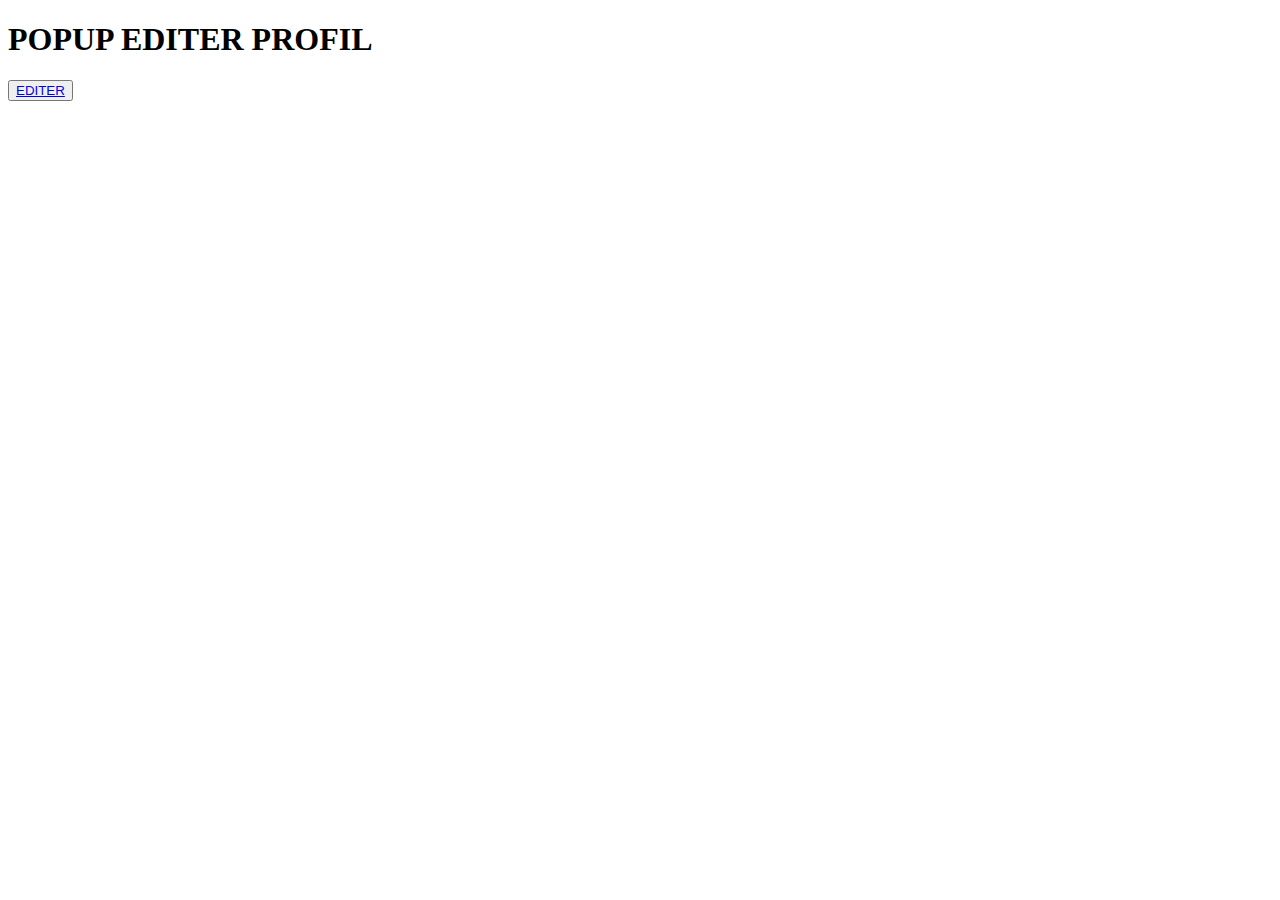
<file: pages/modeUtilisation.html>
<!DOCTYPE html>
<html lang="en">
  <head>
    <meta charset="UTF-8" />
    <meta name="viewport" content="width=device-width, initial-scale=1.0" />
    <title>ModeUtilisation-NoteBookCouture</title>
    <!-- <link rel="stylesheet" href="../css/modeUtilisation.css"> -->
    <link rel="stylesheet" href="../css/popupEditerProfil.css" />
  </head>
  <body>
    <h1>POPUP EDITER PROFIL</h1>
    <button id=""><a href="#popup-edit-profil">EDITER</a></button>

    <!-- POPUP-EDITER-PROFIL -->

    <div id="popup-edit-profil" class="overlay">
      <div class="overlay-content">
        <a class="close" href="#">&times;</a>
        <div class="popup">
          <div class="content-popup">
            <section class="principal">
              <div class="container-pop">
                <form action="./acceuil.html">
                  <p class="titre-form">Editer son profil</p>

                  <div class="element">
                    <div class="style-form">
                      <span class="desc">Nom</span>
                      <input id="nom-user" type="text" placeholder="Etrez votre nom" class="enter"/>
                    </div>
                    
                    <div class="style-form">
                      <span class="desc">Prenom</span>
                      <input
                        id="prenom-user"
                        type="text"
                        placeholder="Entrez votre prenom"
                        class="enter"
                      />
                    </div>

                    <div class="style-form">
                      <span class="desc">email</span>
                      <input
                        id="email-user"
                        type="text"
                        class="enter"
                        disabled
                      />
                    </div>

                    <div class="style-form">
                        <span class="desc">Sexe</span>
                        <input
                          id="sexe-user"
                          type="text"
                          class="enter"
                          disabled
                        />
                    </div>
                    
                    <div class="style-form">
                        <span class="desc">Mot de passe</span>
                        <input
                          id="password-user"
                          type="password"
                          class="enter"
                        />
                    </div>

                    <div class="style-form">
                        <span class="desc">Confirmer mot de passe</span>
                        <input
                          id="conf-password-user"
                          type="password"
                          class="enter"
                        />
                    </div>
                </div>
                  <div class="save" id="save">
                    <a href="./connexion.html">Enregistrer</a>
                  </div>
                </form>
              </div>
            </section>
          </div>
        </div>
      </div>
    </div>
    <!--END POPUP-EDITER-PROFIL -->
  </body>
</html>
</file>
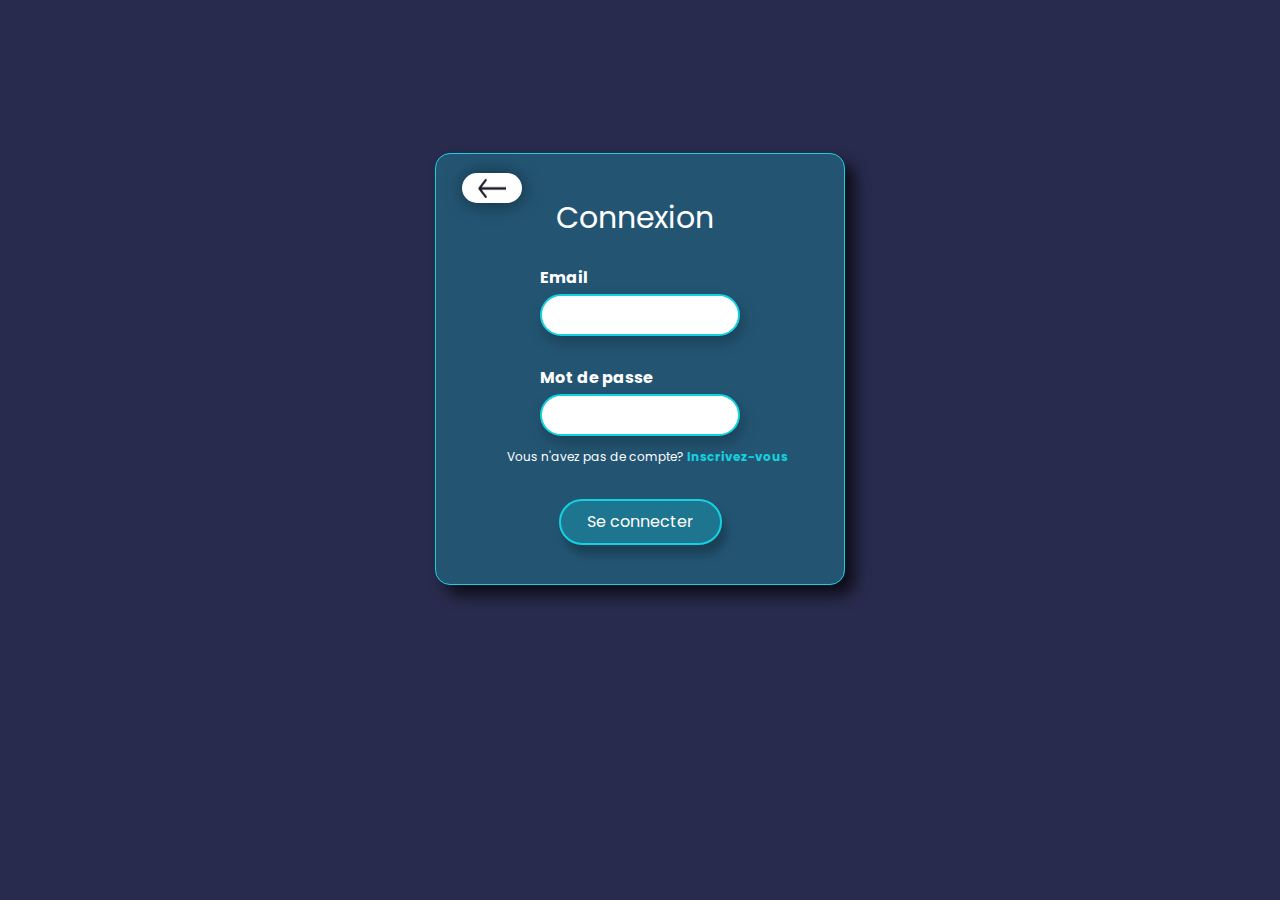
<file: pages/profil.html>
<!DOCTYPE html>
<html lang="en">
  <head>
    <meta charset="UTF-8" />
    <meta name="viewport" content="width=device-width, initial-scale=1.0" />
    <title>Profil-NoteBookCouture</title>
    <link rel="stylesheet" href="../css/profil.css" />
    <link rel="stylesheet" href="../css/popupEditerProfil.css" />
    <link
      href="https://fonts.googleapis.com/css?family=Poppins"
      rel="stylesheet"
    />
    <link rel="shortcut icon" href="../img/logo.png" />
  </head>
  <body>
    <div class="all">
      <section>
        <div class="sidebar">
          <div class="sidebar-content">
            <div class="logo">
              <h1 class="notebook">NoteBook</h1>
              <h1 class="couture">couture</h1>
            </div>
            <div class="btn-bloc">
              <div class="btn-content">
                <div class="dashboard">
                  <!-- <div class="rec-indic"></div> -->
                  <div class="dash-content">
                    <a href="./dashboard.html"
                      ><img src="../img/tableau-de-bord-blanc.png" alt=""
                    /></a>
                    <p>Dashboard</p>
                  </div>
                </div>
                <div class="add-client">
                  <!-- <div class="rec-indic"></div> -->
                  <div class="add-content">
                    <a href="../pages/ajouterClient.html"
                      ><img
                        src="../img/ajouter-un-utilisateur-blanc.png"
                        alt=""
                    /></a>
                    <p>Ajoute Clients</p>
                  </div>
                </div>
                <div class="liste-client">
                  <!-- <div class="rec-indic"></div> -->
                  <div class="liste-content">
                    <a href="../pages/listeClient.html"
                      ><img src="../img/logo-liste.png" alt=""
                    /></a>
                    <p>Liste Clients</p>
                  </div>
                </div>
                <div class="depenses">
                  <!-- <div class="rec-indic"></div> -->
                  <div class="depenses-content">
                    <a href="../pages/depense.html"
                      ><img src="../img/logo-depenses.png" alt=""
                    /></a>
                    <p>Dépenses</p>
                  </div>
                </div>
                <div class="trait-side"></div>
                <div class="profil">
                  <div class="profil-content">
                    <div class="rec-indic"></div>
                    <a href="../pages/profil.html"
                      ><img src="../img/logo-profil.png" alt=""
                      /></a>
                      <p>Profil</p>
                  </div>
                </div>
              </div>
            </div>
            <div class="deco-side">
              <div class="deco-content">
                <a id="deconnexion" style="display: flex"
                  ><img src="../img/deconnexion.png" alt="" />
                  <p>Deconnexion</p></a
                >
              </div>
            </div>
          </div>
        </div>
      </section>
      <div class="container">
        <header>
          <nav>
            <div class="indic-page">
              <h1>Profil</h1>
            </div>
            <div class="user">
              <div class="identif">
                <span
                  ><span>Salut,</span>
                  <span id="identName" class="identName"></span
                ></span>
                <span>Couturier</span>
              </div>
              <a href="./profil.html"
                ><img src="../img/photo-profil.png" alt=""
              /></a>
            </div>
          </nav>
        </header>
      </div>
    </div>

    <!-- POPUP-EDITER-PROFIL -->

    <div id="popup-edit-profil" class="overlay">
      <div class="overlay-content">
        <a class="close" href="#">&times;</a>
        <div class="popup">
          <div class="content-popup">
            <section class="principal">
              <div class="container-pop">
                <form action="./acceuil.html">
                  <p class="titre-form">Editer son profil</p>

                  <div class="element">
                    <div class="style-form">
                      <span class="desc">Nom</span>
                      <input
                        id="nom-user"
                        type="text"
                        placeholder="Etrez votre nom"
                        class="enter"
                      />
                    </div>

                    <div class="style-form">
                      <span class="desc">Prenom</span>
                      <input
                        id="prenom-user"
                        type="text"
                        placeholder="Entrez votre prenom"
                        class="enter"
                      />
                    </div>

                    <div class="style-form">
                      <span class="desc">email</span>
                      <input
                        id="email-user"
                        type="text"
                        class="enter"
                        disabled
                      />
                    </div>

                    <div class="style-form">
                      <span class="desc">Sexe</span>
                      <input
                        id="sexe-user"
                        type="text"
                        class="enter"
                        disabled
                      />
                    </div>

                    <div class="style-form">
                      <span class="desc">Mot de passe</span>
                      <input
                        id="password-user"
                        placeholder="Entrez votre mot de passe"
                        type="password"
                        class="enter"
                      />
                    </div>

                    <div class="style-form">
                      <span class="desc">Confirmer mot de passe</span>
                      <input
                        id="conf-password-user"
                        placeholder="Confirmer votre mot de passe"
                        type="password"
                        class="enter"
                      />
                    </div>
                  </div>
                  <div class="save" id="save" style="color: white">
                    Enregistrer
                  </div>
                </form>
              </div>
            </section>
          </div>
        </div>
      </div>
    </div>
    <!--END POPUP-EDITER-PROFIL -->

    <section>
      <div class="container2">
        <div class="card">
          <div class="bloc-backup">
            <div class="prof">
              <img src="../img/photo-profil.png" alt="" />
            </div>
          </div>

          <div class="bloc-info">
            <div class="bloc-nom">
              <p>Nom</p>
              <span id="nomEdit"></span>
            </div>
            <div class="bloc-prenom">
              <p>Prenom</p>
              <span id="prenomEdit"></span>
            </div>
            <div class="bloc-email">
              <p>Email</p>
              <span id="emailEdit"></span>
            </div>
            <div class="bloc-sexe">
              <p>Sexe</p>
              <span id="sexeEdit"></span>
            </div>
            <div class="bloc-button">
              <button><a href="#popup-edit-profil">Editer</a></button>
            </div>
          </div>
        </div>
      </div>
    </section>
    <script src="../js/editeProfil.js"></script>
    <script src="../js/deconnexion.js"></script>
  </body>
</html>
</file>
<file: css/style.css>
* {
  padding: 0;
  margin: 0;
  box-sizing: border-box;
  font-family: "Poppins", sans-serif;
  /* box-shadow: 0 0 3px red inset; */
}

::-webkit-scrollbar {
  /* width: 7px; Largeur de la scrollbar */
}

::-webkit-scrollbar-thumb {
  background-color: rgb(30, 30, 42);
  border-radius: 6px;
}

body {
  background-color: rgba(41, 43, 78, 1);
}

a {
  text-decoration: none;
}

header {
  width: 100%;
}

.img-back-head {
  width: 100%;
  height: 700px;
  background-image: url("../img/couturiere-head.png");
  background-position: center center;
  background-size: cover;
}

nav {
  margin: 0 auto;
  width: 90%;
}

.block-head {
  display: flex;
  justify-content: space-between;
  align-items: center;
  margin: 0 auto;
}

.logo {
  display: flex;
  flex-direction: column;
  justify-content: center;
  color: white;
  font-size: 28px;
  gap: 0;
  line-height: 0.8;
  margin-top: 2%;
}

.notebook {
  color: rgba(21, 209, 223, 1);
}

.couture {
  margin-left: 10%;
}

.inscri {
  display: flex;
  align-items: center;
  justify-content: center;
  width: 143px;
  height: 45.62px;
  background-color: rgba(21, 209, 223, 1);
  font-size: 14px;
  border-radius: 20px;
  box-shadow: 5px 10px 10px rgba(0, 0, 0, 0.25);
  margin-top: 2%;
}

.inscri a {
  color: white;
  font-weight: bold;
}

.inscri:hover {
  color: white;
  border: 2px solid white;
  font-weight: bold;
}

.conn {
  width: 143px;
  height: 45.62px;
  background-color: rgba(21, 209, 223, 0.26);
  border: 2px solid rgba(21, 209, 223, 1);
  font-size: 14px;
  border-radius: 20px;
  display: flex;
  align-items: center;
  justify-content: center;
  box-shadow: 5px 10px 10px rgba(0, 0, 0, 0.25);
  margin-top: 2%;
}

.conn a {
  color: rgba(21, 209, 223, 1);
  font-weight: bold;
}

.conn:hover {
  background-color: white;
  color: black;
  font-weight: bold;
}

.bloc-id {
  display: flex;
  gap: 15px;
}

.container {
  width: 70%;
  margin: 0 auto;
}

.descipt {
  margin-top: 5%;
}

.descript-contain {
  width: 70%;
  height: auto;
  display: flex;
  justify-content: center;
  margin: 0 auto;
  /* background-color: red; */
}

.text-descript {
  width: 90%;
  text-align: left;
  margin-top: 6%;
  font-weight: bold;
  text-align: center;
}

.text-descript P:first-child {
  font-size: 36px;
  color: white;
  position: relative;
}

.text-descript P:nth-child(2) {
  font-size: 36px;
  color: white;
}

.text-descript P:nth-child(3) {
  margin-top: 8%;
  font-size: 36px;
  color: rgba(21, 209, 223, 1);
}

/* BLOC MIDLLE */

.bloc-middle {
  display: flex;
  flex-direction: column;
  justify-content: center;
  align-items: center;
  margin-top: 10%;
  gap: 10%;
}

.bloc-middle .desc1 {
  display: flex;
  justify-content: space-between;
  align-items: center;
  /* background-color: #ffd700; */
}

.bloc-middle .desc2 {
  display: flex;
  justify-content: space-between;
  align-items: center;
  margin-top: 5%;
}

.desc1,
.desc2 {
  width: 80%;
  height: 315px;
}

.img1-desc1 {
  height: 100%;
  width: 458px;
  background-image: url("../img/court1.jpg");
  background-position: center center;
  background-size: cover;
  border-radius: 7px;
}

.desc1 p {
  font-size: 32px;
  color: white;
  text-align: right;
  width: 419px;
}

.img2-desc2 {
  height: 100%;
  width: 448px;
  background-image: url("../img/court2.jpg");
  background-position: center center;
  background-size: cover;
  border-radius: 7px;
}

.text-desc2 p {
  font-size: 32px;
  color: white;
  text-align: left;
  width: 419px;
}

/* BLOC-MIDLLE 2 */

.bloc-middle2 {
  width: 100%;
  height: 590px;
  margin-top: 10%;
  background-image: url("../img/image-argent.png");
  background-position: center center;
  background-size: cover;
  display: flex;
  justify-content: center;
  align-items: center;
}

.content-middle2 {
  display: flex;
  flex-direction: column;
  justify-content: center;
  align-items: center;
  gap: 10%;
  width: 40rem;
  height: 400px;
  background-color: rgba(41, 43, 78, 1);
  border-radius: 36px;
}

.content-middle2 .text-desc2 {
  display: flex;
  justify-content: center;
  align-items: center;
}

.text-middle2 p {
  color: white;
  font-size: 31px;
  text-align: center;
  width: 90%;
  margin-left: 5%;
}

.content-middle2 .img-middle2 {
  width: 410px;
  height: 207px;
  background-image: url("../img/logo-invest.png");
  background-position: center center;
  background-size: cover;
}

/*A PROPOS*/

.about {
  width: auto;
  margin-top: 10%;
}

.about-container {
  position: relative;
  margin: 0 auto;
  width: 60%;
  height: auto;
  border: 1px solid rgba(21, 209, 223, 1);
  border-radius: 25px;
  margin-top: 3%;
}

.struct {
  display: flex;
  flex-direction: column;
  justify-content: center;
  align-items: center;
}

.about-container p {
  font-size: 24px;
  text-align: center;
  color: white;
  padding: 0 10%;
  text-align: center;
}

.about-container p span {
  color: rgba(21, 209, 223, 1);
}

.about-logo1 img {
  width: 70px;
  height: 70px;
  left: 0;
}

.about-logo2 img {
  position: absolute;
  width: 70px;
  height: 70px;
  right: 0;
  bottom: 0;
}

.title-about {
  display: flex;
  align-items: center;
  justify-content: center;
  width: 248px;
  height: 54px;
  color: rgba(21, 209, 223, 1);
  font-size: 36px;
  font-weight: bold;
  margin: 0 auto;
  margin-top: -3%;
}

.inscri-about {
  display: flex;
  align-items: center;
  justify-content: center;
  width: 178px;
  height: 57px;
  background-color: rgba(21, 209, 223, 1);
  font-size: 16px;
  border-radius: 20px;
  box-shadow: 5px 10px 10px rgba(0, 0, 0, 0.25);
  margin-top: 2%;
}

.inscri-about a {
  color: white;
  font-weight: bold;
}

/* FOOTER */

.footer {
  margin-top: 10%;
  background-color: rgba(21, 196, 223, 0.16);
  height: 470px;
  width: 100%;
  border-radius: 80px 80px 0px 0px;
}

.foo {
  display: flex;
  flex-direction: column;
  justify-content: center;
  align-items: center;
}

.footer .container-foot {
  width: 90%;
  margin: 0 auto;
  display: flex;
  justify-content: space-around;
  align-items: center;
}

form {
  display: flex;
  flex-direction: column;
  gap: 10px;
  width: 193px;
  margin-top: 50%;
}

form h4 {
  color: white;
  font-weight: bold;
  font-size: 16px;
}

#nom,
#sujet {
  height: 30px;
  border-radius: 3px;
  border: none;
  background-color: rgba(186, 214, 218, 1);
}

form #message {
  height: 119px;
  border-radius: 3px;
  border: none;
  background-color: rgba(186, 214, 218, 1);
}

#envoie {
  width: 85px;
  height: 31px;
  border-radius: 5px;
  border: none;
  background-color: rgba(21, 209, 223, 1);
  color: white;
}

.bloc-info {
  display: flex;
  flex-direction: column;
  justify-content: center;
  align-items: flex-start;
  width: auto;
}

.bloc-info1 {
  display: flex;
}

.bloc-info1 .rond1 {
  display: flex;
  justify-content: center;
  align-items: center;
  width: 48px;
  border-radius: 90%;
  background-color: rgba(21, 209, 223, 0.46);
}

.bloc-info1 .info-text1 {
  color: white;
  font-weight: lighter;
}

.bloc-info2 {
  display: flex;
  margin-top: 5%;
}

.bloc-info2 .rond2 {
  display: flex;
  justify-content: center;
  align-items: center;
  width: 48px;
  border-radius: 90%;
  background-color: rgba(21, 209, 223, 0.46);
}

.bloc-info2 .info-text2 {
  color: white;
  font-weight: lighter;
}

.bloc-ins .conn {
  margin-top: 15%;
}

.bloc-copy {
  margin-top: 4%;
}

.trait-foot {
  margin: 0 auto;
  height: 2px;
  width: 90%;
  background-color: rgba(255, 255, 255, 0.44);
}

.copyright {
  color: white;
  margin: 0 auto;
}

.copyright p {
  text-align: center;
  font-size: 14px;
}

/* Media query pour les écrans de taille moyenne */
@media only screen and (max-width: 1024px) {
  .container {
    width: 95%;
  }

  nav {
    flex-direction: column;
  }

  .bloc-id {
    flex-direction: row;
    align-items: center;
    font-size: 8px;
  }

  .descript-contain {
    width: 80%;
    height: 300px;
  }

  .img-back-head {
    width: 100%;
    height: 450px;
  }

  .text-descript {
    width: 100%;
    margin-top: 10%;
  }

  .text-descript P:first-child {
    font-size: 28px;
  }

  .text-descript P:nth-child(2) {
    font-size: 28px;
  }

  .text-descript P:nth-child(3) {
    margin-top: 5%;
    font-size: 28px;
  }

  /* BLOC MIDLLE */

  .bloc-middle .desc1 {
    flex-wrap: wrap;
  }

  .bloc-middle .desc2 {
    flex-direction: column-reverse;
    margin-top: 10%;
  }

  .img1-desc1 {
    margin: 0 auto;
    height: 90%;
  }

  .text-desc1 {
    margin: 0 auto;
  }

  .desc1 p {
    font-size: 24px;
    text-align: center;
  }

  .desc2 {
    margin-top: 10%;
  }

  .img2-desc2 {
    height: 90%;
  }

  .desc2 p {
    font-size: 24px;
    text-align: center;
  }

  /* .inscri-about {
        width: 140px;
        height: 37px;
    } */

  /* ABOUT */

  .about-container {
    height: auto;
  }
}

/* Media query pour les écrans de petite taille (par exemple, mobile) */
@media only screen and (max-width: 768px) {
  .logo {
    display: flex;
    flex-direction: column;
    justify-content: center;
    color: white;
    font-size: 23px;
    gap: 0;
    line-height: 0.8;
    margin-top: 2%;
  }

  .block-head {
    flex-direction: column;
  }

  .inscri,
  .conn {
    width: auto;
    padding: 5px;
  }

  .img-back-head {
    width: 100%;
    height: 450px;
  }

  .descript-contain {
    margin-top: 10%;
    flex-direction: column;
    gap: 5%;
  }

  .text-descript P:first-child {
    font-size: 18px;
  }

  .text-descript P:nth-child(2) {
    font-size: 18px;
  }

  .text-descript P:nth-child(3) {
    margin-top: 5%;
    font-size: 18px;
  }

  /* BLOC MIDLLE */

  .bloc-middle .desc2 {
    flex-direction: column-reverse;
    margin-top: 10%;
  }

  .img1-desc1 {
    margin: 0 auto;
    height: 90%;
  }

  .text-desc1 {
    margin: 0 auto;
  }

  .desc1 p {
    width: 100%;
    font-size: 16px;
    text-align: center;
  }

  .img2-desc2 {
    height: 70%;
    width: 100%;
  }

  .desc2 p {
    font-size: 16px;
    text-align: center;
    width: 100%;
  }

  /* BLOC-MIDLLE 2 */

  .bloc-middle2 {
    width: 100%;
    height: 390px;
  }

  .content-middle2 {
    gap: 10%;
    width: 18rem;
    height: 250px;
    border-radius: 36px;
  }

  .text-middle2 p {
    font-size: 16px;
    width: 70%;
    margin-left: 15%;
  }

  .content-middle2 .img-middle2 {
    width: 200px;
    height: 87px;
  }


  /* ABOUT */

  .about-container {
    width: 80%;
    height: auto;
    margin-top: 3%;
  }

  .about-logo1 img, .about-logo2 img  {
    width: 40px;
    height: 40px;
  }

  .about-container p {
    font-size: 16px;
  }

  .inscri-about {
    margin-top: 5%;
    width: 118px;
    height: 37px;
  }

  /* FOOTER */

  .footer {
    height:650px;
    width: 100%;
    border-radius: 30px 30px 0px 0px;
  }

  .footer .container-foot {
    width: 80%;
    display: flex;
    flex-direction: column;
  }

  .bloc-info {
    display: flex;
    flex-direction: column;
    justify-content: center;
    align-items: flex-start;
    width: 90%;
    margin-top: 10%;
  }

  .bloc-info1 .rond1 {
    width: 38px;
    height: 38px;
  }

  .rond1 img {
    width: 28px;
    height: 28px;
  }

  .bloc-info1 .info-text1 p{
    font-size: 12px;
  }

  
  /* .bloc-info2 {
    display: flex;
    margin-top: 5%;
  } */
  
  .bloc-info2 .rond2 {
    width: 38px;
    height: 38px;
  }
  
  .bloc-info2 .info-text2 {
    font-size: 12px;
  }
  
  .rond2 img {
    width: 28px;
    height: 28px;
  }

  .bloc-ins{
    margin-top: 10%;
  }

  .bloc-ins .conn {
    margin-top: 10%;
  }
  
  .bloc-copy {
    margin-top: 4%;
  }
  
  .trait-foot {
    margin: 0 auto;
    height: 2px;
    width: 90%;
    background-color: rgba(255, 255, 255, 0.44);
  }
  
  .copyright {
    color: white;
    margin: 0 auto;
  }
  
  .copyright p {
    text-align: center;
    font-size: 10px;
  }
  
  .title-about {
    width: 248px;
    height: 54px;
    color: rgba(21, 209, 223, 1);
    font-size: 26px;
    margin-top: -3%;
  }
}
</file>
<file: css/ajouterClient.css>
* {
  padding: 0;
  margin: 0;
  box-sizing: border-box;
  font-family: "Poppins", sans-serif;
  /* box-shadow: 0 0 3px red inset; */
}

::-webkit-scrollbar {
  /* width: 7px; Largeur de la scrollbar */
}

::-webkit-scrollbar-thumb {
  background-color: rgba(21, 209, 223, 1);
  border-radius: 6px;
}

body {
  background-color: rgba(41, 43, 78, 1);
}

.container {
  width: 90%;
  margin: 0 auto;
}

.all {
  display: flex;
}

a {
  text-decoration: none;
}

/*SIDEBAR*/

.sidebar {
  width: 15vw;
  height: 100vh;
  display: flex;
  justify-content: center;
  background-color: rgba(255, 255, 255, 0.06);
  position: fixed;
}

.sidebar-content {
  position: relative;
  width: 100%;
  display: flex;
  flex-direction: column;
  justify-content: space-between;
  align-items: center;
  /* background-color: red; */
}

.logo {
  display: flex;
  flex-direction: column;
  justify-content: center;
  color: white;
  font-size: 15px;
  gap: 0;
  line-height: 0.8;
  margin-top: 15%;
}
.notebook {
  color: rgba(21, 209, 223, 1);
}

.couture {
  margin-left: 10%;
}

.btn-bloc {
  height: 40%;
  width: 100%;
  display: flex;
}

.btn-content {
  font-size: 18px;
  font-weight: bold;
  color: white;
  /* background-color: blue; */
  width: 100%;
  display: flex;
  flex-direction: column;
  align-items: flex-start;
  justify-content: space-between;
  margin-left: 10%;
  column-gap: 10px;
  /* margin-top: 20px; */
}

.btn-content div img {
  height: 24px;
  width: 24px;
}

.btn-content:first-child {
}

/* .btn-content div:hover {
    transform: scale(1.1);
    box-shadow: 5px 10px 10px rgba(0, 0, 0, 0.25);
  } */

.dashboard {
  height: 16%;
  width: 100%;
  display: flex;
  justify-content: space-between;
  align-items: center;
}

.dash-content {
  display: flex;
  justify-content: space-between;
  align-content: center;
  /* margin-right: 25%; */
  margin-left: 10%;
}

.dash-content p {
  margin-left: 4%;
  width: 100%;
}

/* ADD CLIENT SIDEBAR */
.add-client {
  height: 16%;
  width: 100%;
  color: rgba(21, 209, 223, 1);
  background-color: rgba(9, 9, 9, 0.26);
  display: flex;
  justify-content: space-between;
  align-items: center;
}

.add-content {
  display: flex;
  justify-content: space-between;
  align-content: center;
  /* margin-left: 10%; */
  margin-right: 5%;
}

.add-content p {
  margin-left: 4%;
  width: 140px;
}

.rec-indic {
  height: 100%;
  width: 8px;
  background-color: rgba(21, 209, 223, 1);
}

.add-client,
.liste-client,
.depenses,
.profil {
  display: flex;
}

/* LISTE CLIENT SIDEBAR */
.liste-client {
  height: 16%;
  width: 100%;
  color: white;
  display: flex;
  justify-content: space-between;
  align-items: center;
}

.liste-content {
  display: flex;
  justify-content: space-between;
  align-content: center;
  margin-left: 10%;
}

.liste-content p {
  margin-left: 4%;
  width: 140px;
}

/*  DEPENSES SIDEBAR */
.depenses-client {
  height: 16%;
  width: 100%;
  color: white;
  display: flex;
  justify-content: space-between;
  align-items: center;
}

.depenses-content {
  display: flex;
  justify-content: space-between;
  align-content: center;
  margin-left: 10%;
}

.depenses-content p {
  margin-left: 4%;
  width: 140px;
}

/*  PROFIL SIDEBAR */
.profil-client {
  height: 16%;
  width: 100%;
  color: white;
  display: flex;
  justify-content: space-between;
  align-items: center;
}

.profil-content {
  display: flex;
  justify-content: space-between;
  align-content: center;
  margin-left: 10%;
}

.profil-content p {
  margin-left: 4%;
  width: 140px;
}

/* DECONNEXION SIDEBAR */

.deco-side {
  height: 16%;
  width: 100%;
  color: white;
  display: flex;
  justify-content: space-between;
  align-items: center;
}

.deco-content {
  display: flex;
  justify-content: space-between;
  align-content: center;
  margin-left: 18%;
  margin-top: 40%;
}

.deco-content p {
  margin-left: 4%;
  width: 140px;
}

.deco-side img {
  height: 24px;
  width: 24px;
}

/*HEADER*/

nav {
  display: flex;
  justify-content: space-between;
  align-items: center;
  margin-top: 20px;
}

header {
  margin: auto;
  width: 85%;
  margin-left: 15%;
}

.user {
  display: flex;
  justify-content: center;
  align-items: center;
  color: white;
  font-weight: bold;
  gap: 8px;
}

.user img {
  width: 59px;
  height: 59px;
}

.indic-page {
  /* margin: auto; */
  width: 175px;
  height: 42px;
  display: flex;
  justify-content: center;
  align-items: center;
  border-radius: 6px;
  border: 0px;
  background-color: rgba(21, 209, 223, 0.26);
  color: white;
  font-weight: bold;
  box-shadow: 0px 0px 11px rgba(9, 9, 9, 0.503);
  font-size: 14px;
}

.identif {
  display: flex;
  flex-direction: column;
  justify-content: center;
  align-items: flex-end;
}

.identif span:nth-child(2) {
  color: rgba(255, 255, 255, 0.38);
  font-weight: bold;
}

.identif span:nth-child(1) {
  color: rgba(255, 255, 255, 0.38);
}

.identif span:nth-child(1) .identName {
  color: white;
}

/* CONTAINER 2 */
.container2 {
  height: 100vh;
  width: 73%;
  display: flex;
  justify-content: center;
  align-items: center;
  margin: 0 auto;
  margin-left: 18.5%;
  margin-top: 0%;
}

.bloc-personne {
  display: flex;
  justify-content: space-around;
  margin: 0 auto;
  width: 100%;
}

.bloc-homme {
  width: 275px;
  height: 238px;
  background-color: rgba(9, 9, 9, 0.37);
  border: 1px solid white;
  display: flex;
  flex-direction: column;
  justify-content: center;
  align-items: center;
  border-radius: 19px;
}

.bloc-homme-content {
  width: 90%;
  display: flex;
  flex-direction: column;
  justify-content: center;
  align-items: center;
  gap: 20px;
}

.bloc-homme-content p {
  color: white;
  text-align: center;
}

.bloc-homme-content .btn-add {
  display: flex;
  justify-content: center;
  align-items: center;
  width: 83px;
  height: 39px;
  background-color: rgba(21, 209, 223, 1);
  border-radius: 20px;
}

.bloc-femme {
  width: 275px;
  height: 238px;
  background-color: rgba(9, 9, 9, 0.37);
  border: 1px solid white;
  display: flex;
  flex-direction: column;
  justify-content: center;
  align-items: center;
  border-radius: 19px;
}
.bloc-femme {
  width: 275px;
  height: 238px;
}

.bloc-femme-content {
  width: 90%;
  display: flex;
  flex-direction: column;
  justify-content: center;
  align-items: center;
  gap: 20px;
}

.bloc-femme-content p {
  color: white;
  text-align: center;
}

.bloc-femme-content .btn-add {
  display: flex;
  justify-content: center;
  align-items: center;
  width: 83px;
  height: 39px;
  background-color: rgba(21, 209, 223, 1);
  border-radius: 20px;
}

.btn-add a {
  display: flex;
  justify-content: center;
  align-items: center;
}
/* FOOTER */

footer {
}

.bloc-copy {
  display: flex;
  flex-direction: column;
  justify-content: center;
  align-items: center;
}

.trait-foot {
  height: 1px;
  width: 85%;
  margin-left: 15%;
  background-color: white;
}

.copyright p {
  color: white;
}

@media only screen and (min-width: 1400px) {
}

/* Media query pour les écrans de taille moyenne */
@media only screen and (max-width: 1024px) {
  /*SIDEBAR*/
  .logo {
    font-size: 12px;
  }

  .btn-bloc {
    height: 20%;
  }

  .btn-content {
    font-size: 12px;
    margin-left: 3%;
  }

  .btn-content div img {
    height: 18px;
    width: 18px;
  }

  .rec-indic {
    width: 5px;
  }

  .dashboard {
    height: 15%;
    width: 97%;
  }

  .dash-content {
    margin-right: 20%;
  }

  /* ADD CLIENT SIDEBAR */
  .add-client {
    height: 15%;
    width: 90%;
  }

  .add-content {
    margin-left: 7%;
  }

  /* LISTE CLIENT SIDEBAR */
  .liste-client {
    height: 15%;
    width: 100%;
  }

  .liste-content {
    margin-left: 6%;
  }

  /*  DEPENSES SIDEBAR */
  .depenses-client {
    height: 15%;
    width: 100%;
  }

  .depenses-content {
    margin-left: 5%;
  }

  /*  PROFIL SIDEBAR */
  .profil-client {
    height: 15%;
    width: 100%;
  }

  .profil-content {
    margin-left: 5%;
  }

  /* DECONNEXION SIDEBAR */
  .deco-side {
    height: 15%;
    width: 100%;
    font-size: 12px;
  }

  .deco-content {
    margin-left: 5%;
  }

  .deco-side img {
    height: 18px;
    width: 18px;
  }

  /*HEADER*/

  .user img {
    width: 39px;
    height: 39px;
  }

  .indic-page {
    /* margin: auto; */
    width: 165px;
    height: 40px;
  }

  .identif {
    font-size: 14px;
  }

  /* CONTAINER 2 */
  .bloc-homme {
    width: 260px;
    height: 223px;
  }

  .bloc-femme {
    width: 260px;
    height: 223px;
  }
}

/* Media query pour les écrans de petite taille (par exemple, mobile) */
@media only screen and (max-width: 768px) {
  /*SIDEBAR*/
  .logo {
    font-size: 6px;
  }

  .btn-bloc {
    height: 40%;
  }

  .btn-content {
    margin-left: 10%;
  }

  .btn-content div img {
    height: 18px;
    width: 18px;
  }

  .rec-indic {
    width: 5px;
  }

  .dashboard {
    width: 90%;
  }

  .dash-content p {
    display: none;
  }

  /* ADD CLIENT SIDEBAR */
  .add-client {
    width: 90%;
  }

  .add-client p {
    display: none;
  }
  .add-content {
    margin-left: 35%;
  }

  /* LISTE CLIENT SIDEBAR */
  .liste-client {
    width: 90%;
  }

  .liste-content p {
    display: none;
  }

  .liste-content {
    margin-left: 32%;
  }

  /*  DEPENSES SIDEBAR */
  .depenses-client {
    width: 90%;
  }

  .depenses-content p {
    display: none;
  }

  .depenses-content {
    margin-left: 60%;
  }

  /*  PROFIL SIDEBAR */
  .profil-client {
    width: 90%;
  }

  .profil-content p {
    display: none;
  }
  .profil-content {
    margin-left: 50%;
  }

  /* DECONNEXION SIDEBAR */
  .deco-side {
    height: 15%;
    width: 100%;
    font-size: 12px;
  }

  .deco-content p {
    display: none;
  }
  .deco-content {
    margin-left: 30%;
  }

  /*HEADER*/

  .user img {
    width: 39px;
    height: 39px;
  }

  .indic-page {
    /* margin: auto; */
    width: 105px;
    height: 40px;
  }

  .indic-page h1 {
    font-size: 14px;
  }

  .identif {
  }

  nav {
    display: flex;
    flex-direction: column-reverse;
    justify-content: space-between;
    align-items: center;
    margin-top: 20px;
  }

  /* CONTAINER 2 */

  .container2 {
    margin-left: 25%;
    margin-top: 10%;
  }

  .bloc-personne {
    display: flex;
    flex-direction: column;
    justify-content: space-around;
    margin: 0 auto;
    gap: 10px;
  }

  .bloc-homme {
    width: 230px;
    height: 238px;
  }

  .bloc-femme {
    width: 230px;
    height: 238px;
  }
  /* FOOTER */

  footer {
    margin-top: 5%;
  }

  .bloc-copy {
    display: flex;
    flex-direction: column;
    justify-content: center;
    align-items: center;
  }

  .trait-foot {
    height: 1px;
    width: 85%;
    margin-left: 15%;
    background-color: white;
  }

  .copyright p {
    color: white;
    font-size: 10px;
    width: 100%;
    margin-left: 5%;
  }
}
</file>
<file: css/popupAjoutClient.css>
.principal {
  margin: 0 auto;
  display: flex;
  justify-content: center;
  align-items: center;
  width: 95%;
  margin-top: 17vh;
}

.container-pop {
  width: 600px;
  height: 100%;
  background-color: #153f4b;
  margin: 0 auto;
  border-radius: 15px;
  box-shadow: 10px 10px 15px rgba(0, 0, 0, 0.718);
  border: #15d1df 1px solid;
  overflow-y: scroll;
}

.element {
  display: flex;
  flex-direction: column;
  flex-wrap: wrap;
  justify-content: center;
  align-items: center;
  margin-top: 0%;
  width: 100%;
}

form .titre-form {
  width: 100%;
  height: 50px;
  display: flex;
  justify-content: center;
  align-items: center;
  padding-right: 10px;
  font-size: 30px;
  margin: auto;
  margin-top: 10%;
  color: white;
  background-color: #15d1df;
  box-shadow: 2px 2px 2px rgba(0, 0, 0, 0.603);
}

.titre-part {
  text-align: center;
  padding-right: 10px;
  font-size: 30px;
  margin-top: 10%;
  color: white;
  text-decoration: underline;
}

.desc {
  font-weight: bold;
  font-size: 13px;
  color: white;
}

.desc-confir {
  font-weight: bold;
  font-size: 13px;
  width: 100%;
  color: white;
}

.style-form {
  width: 50%;
  /* margin-left: 15%; */
  display: flex;
  flex-direction: column;
  justify-content: center;
  align-items: flex-start;
  margin: auto;
  margin-top: 3%;
}

.enter {
  width: 100%;
  height: 42px;
  border-radius: 25px;
  border: #15d1df solid 2px;
  background-color: white;
  box-sizing: border-box;
  box-shadow: 3px 7px 15px rgba(0, 0, 0, 0.247);
  margin-top: 2%;
}

.save {
  width: 163px;
  height: 46px;
  background-color: #15d1df;
  border-radius: 24px;
  display: flex;
  align-items: center;
  justify-content: center;
  box-shadow: 5px 10px 10px rgba(0, 0, 0, 0.25);
  margin: auto;
  margin-top: 3%;
}

.save a {
  color: white;
  text-decoration: none;
  font-size: 16px;
}

.save:hover {
  border: white 2px solid;
  color: black;
  font-weight: bold;
  border: white solid 2px;
}

/*POPUP*/
.overlay {
  position: fixed;
  top: 0;
  bottom: 0;
  left: 0;
  right: 0;
  background: rgba(0, 0, 0, 0.7);
  transition: opacity 0.4s;
  display: none;
  opacity: 0;
  z-index: 3;
  overflow-y: scroll;
}
.overlay:target {
  display: block;
  opacity: 1;
}

.overlay-content {
  margin-top: 5vh;
}

.popup {
  margin: 70px auto;
  margin-top: 40px;
  padding-left: 5px;
  /*background-color: #1e1e2a;*/
  /*border: 5px solid #ffd700;*/
  border-radius: 10px;
  width: 100%;
  position: relative;
  box-shadow: 5px 0px 25px rgba(0, 0, 0, 0.43);
  /* transition: all 4s ease-in-out; */
}

.overlay .close {
  position: absolute;
  top: 2vh;
  right: 50%;
  transition: all 200ms;
  font-size: 30px;
  font-weight: bold;
  text-decoration: none;
  color: black;
  background-color: #15d1df;
  border-radius: 15px;
  width: 25px;
  height: 25px;
  display: flex;
  justify-content: center;
  align-items: center;
}
.popup .close:hover {
  color: white;
}
.popup .content-popup {
  max-height: 30%;
  overflow: auto;
}

/* Media query pour les écrans de petite taille (par exemple, mobile) */
@media only screen and (max-width: 768px) {
  .container-pop {
    height: 100vh;
  }
}
</file>
<file: css/connexion.css>
* {
  padding: 0;
  margin: 0;
  box-sizing: border-box;
  font-family: "Poppins", sans-serif;
  /* box-shadow: 0 0 3px red inset; */
}

::-webkit-scrollbar {
  /* width: 7px; Largeur de la scrollbar */
}

::-webkit-scrollbar-thumb {
  background-color: rgb(30, 30, 42);
  border-radius: 6px;
}

body {
  background-color: rgba(41, 43, 78, 1);
}

a {
  text-decoration: none;
}

.principal {
  margin: 0 auto;
  display: flex;
  justify-content: center;
  align-items: center;
  width: 95%;
  margin-top: 17vh;
}

.container {
  width: 410px;
  height: 27rem;
  background-color: rgba(21, 209, 223, 0.26);
  margin: 0 auto;
  border-radius: 15px;
  box-shadow: 10px 10px 15px rgba(0, 0, 0, 0.718);
  border: #15d1df 1px solid;
  /* display: flex;
      justify-content: center; */
}

.return {
  height: 30px;
  width: 60px;
  background-color: white;
  box-shadow: 1px 1px 20px rgba(0, 0, 0, 0.472);
  position: absolute;
  margin-top: 1.5%;
  margin-left: 2%;
  border-radius: 30px;
  display: flex;
  justify-content: center;
  align-items: center;
}

.return img {
  height: 20px;
  width: 28px;
}

.return a {
  display: flex;
  justify-content: center;
  align-items: center;
}

.element {
  display: flex;
  flex-direction: column;
  justify-content: center;
  margin-top: 3%;
  width: 100%;
}

form p {
  text-align: center;
  padding-right: 10px;
  font-size: 30px;
  margin-top: 10%;
  color: white;
}

.form-email {
  margin: auto;
  margin-top: 3%;
}

.desc {
  font-weight: bold;
  font-size: 16px;
  color: white;
}

.form-password {
  margin: auto;
  margin-top: 7%;
}

.form-email,
.form-password {
  width: 200px;
  /* margin-left: 15%; */
  display: flex;
  flex-direction: column;
  justify-content: center;
  align-items: flex-start;
}

#email,
#password {
  width: 100%;
  height: 42px;
  border-radius: 25px;
  border: #15d1df solid 2px;
  background-color: white;
  box-sizing: border-box;
  box-shadow: 3px 7px 15px rgba(0, 0, 0, 0.247);
  margin-top: 2%;
}

.conn {
  width: 163px;
  height: 46px;
  background-color: rgba(21, 209, 223, 0.26);
  border: 2px solid rgba(21, 209, 223, 1);
  border-radius: 24px;
  display: flex;
  align-items: center;
  justify-content: center;
  box-shadow: 5px 10px 10px rgba(0, 0, 0, 0.25);
  margin: auto;
  margin-top: 8%;
}

.conn a {
  color: white;
  text-decoration: none;
  font-size: 16px;
}

.conn:hover {
  border: white 2px solid;
  color: black;
  font-weight: bold;
  border: white solid 2px;
}

.ins {
  font-size: 12px;
  margin-top: 3%;
  width: 80%;
  margin-left: 13%;
}

.ins a {
  text-decoration: none;
  font-weight: bold;
  color: #15d1df;
}

.ins a:hover {
  font-size: 14px;
}

#message {
  text-align: center;
  margin-top: 2%;
}
/* Media query pour les écrans de petite taille (par exemple, mobile) */
@media only screen and (max-width: 768px) {
  .container {
    height: 25rem;
  }
}
</file>
<file: css/dashboard.css>
* {
  padding: 0;
  margin: 0;
  box-sizing: border-box;
  font-family: "Poppins", sans-serif;
  /* box-shadow: 0 0 3px red inset; */
}

::-webkit-scrollbar {
  /* width: 7px; Largeur de la scrollbar */
}

::-webkit-scrollbar-thumb {
  background-color: rgba(21, 209, 223, 1);
  border-radius: 6px;
}

body {
  background-color: rgba(41, 43, 78, 1);
}

.container {
  width: 90%;
  margin: 0 auto;
}

.all {
  display: flex;
}

a {
  text-decoration: none;
}

/*SIDEBAR*/

.sidebar {
  width: 15vw;
  height: 100vh;
  display: flex;
  justify-content: center;
  background-color: rgba(255, 255, 255, 0.06);
  position: fixed;
}

.sidebar-content {
  position: relative;
  width: 100%;
  display: flex;
  flex-direction: column;
  justify-content: space-between;
  align-items: center;
  /* background-color: red; */
}

.logo {
  display: flex;
  flex-direction: column;
  justify-content: center;
  color: white;
  font-size: 15px;
  gap: 0;
  line-height: 0.8;
  margin-top: 15%;
}
.notebook {
  color: rgba(21, 209, 223, 1);
}

.couture {
  margin-left: 10%;
}

.btn-bloc {
  height: 40%;
  width: 100%;
  display: flex;
}

.btn-content {
  font-size: 18px;
  font-weight: bold;
  color: white;
  /* background-color: blue; */
  width: 100%;
  display: flex;
  flex-direction: column;
  align-items: flex-start;
  justify-content: space-between;
  margin-left: 10%;
  column-gap: 10px;
  /* margin-top: 20px; */
}

.btn-content div img {
  height: 24px;
  width: 24px;
}

.btn-content:first-child {
}

/* .btn-content div:hover {
  transform: scale(1.1);
  box-shadow: 5px 10px 10px rgba(0, 0, 0, 0.25);
} */

.dashboard {
  height: 16%;
  width: 100%;
  color: rgba(21, 209, 223, 1);
  background-color: rgba(9, 9, 9, 0.26);
  display: flex;
  justify-content: space-between;
  align-items: center;
}

.dash-content {
  display: flex;
  justify-content: space-between;
  align-content: center;
  margin-right: 25%;
}

.dash-content p {
  margin-left: 4%;
  width: 100%;
}

/* ADD CLIENT SIDEBAR */
.add-client {
  height: 16%;
  width: 100%;
  color: white;
  display: flex;
  justify-content: space-between;
  align-items: center;
}

.add-content {
  display: flex;
  justify-content: space-between;
  align-content: center;
  margin-left: 10%;
}

.add-content p {
  margin-left: 4%;
  width: 140px;
}

.rec-indic {
  height: 100%;
  width: 8px;
  background-color: rgba(21, 209, 223, 1);
}

.add-client,
.liste-client,
.depenses,
.profil {
  display: flex;
}

/* LISTE CLIENT SIDEBAR */
.liste-client {
  height: 16%;
  width: 100%;
  color: white;
  display: flex;
  justify-content: space-between;
  align-items: center;
}

.liste-content {
  display: flex;
  justify-content: space-between;
  align-content: center;
  margin-left: 10%;
}

.liste-content p {
  margin-left: 4%;
  width: 140px;
}

/*  DEPENSES SIDEBAR */
.depenses-client {
  height: 16%;
  width: 100%;
  color: white;
  display: flex;
  justify-content: space-between;
  align-items: center;
}

.depenses-content {
  display: flex;
  justify-content: space-between;
  align-content: center;
  margin-left: 10%;
}

.depenses-content p {
  margin-left: 4%;
  width: 140px;
}

/*  PROFIL SIDEBAR */
.profil-client {
  height: 16%;
  width: 100%;
  color: white;
  display: flex;
  justify-content: space-between;
  align-items: center;
}

.profil-content {
  display: flex;
  justify-content: space-between;
  align-content: center;
  margin-left: 10%;
}

.profil-content p {
  margin-left: 4%;
  width: 140px;
}

/* DECONNEXION SIDEBAR */

.deco-side {
  height: 16%;
  width: 100%;
  color: white;
  display: flex;
  justify-content: space-between;
  align-items: center;
}

.deco-content {
  display: flex;
  justify-content: space-between;
  align-content: center;
  margin-left: 18%;
  margin-top: 40%;
}

.deco-content p {
  margin-left: 4%;
  width: 140px;
}

.deco-side img {
  height: 24px;
  width: 24px;
}

/*HEADER*/

nav {
  display: flex;
  justify-content: space-between;
  align-items: center;
  margin-top: 20px;
}

header {
  margin: auto;
  width: 85%;
  margin-left: 15%;
}

.user {
  display: flex;
  justify-content: center;
  align-items: center;
  color: white;
  font-weight: bold;
  gap: 8px;
}

.user img {
  width: 59px;
  height: 59px;
}

.indic-page {
  /* margin: auto; */
  width: 175px;
  height: 42px;
  display: flex;
  justify-content: center;
  align-items: center;
  border-radius: 6px;
  border: 0px;
  background-color: rgba(21, 209, 223, 0.26);
  color: white;
  font-weight: bold;
  box-shadow: 0px 0px 11px rgba(9, 9, 9, 0.503);
}

.identif {
  display: flex;
  flex-direction: column;
  justify-content: center;
  align-items: flex-end;
}

.identif span:nth-child(2) {
  color: rgba(255, 255, 255, 0.38);
  font-weight: bold;
}

.identif span:nth-child(1) {
  color: rgba(255, 255, 255, 0.38);
}

.identif span:nth-child(1) .identName {
  color: white;
}

/* CONTAINER 2 */

.container2 {
  height: 100vh;
  width: 73%;
  margin: 0 auto;
  margin-left: 18.5%;
  margin-top: 5%;
}

.bloc-compteur {
  display: flex;
  justify-content: space-between;
  align-items: center;
}

.nbr-client-bloc {
  display: flex;
  flex-direction: column;
  justify-content: center;
  align-items: center;
  width: 295px;
  height: 212px;
  background-color: rgba(9, 9, 9, 0.37);
  box-shadow: 0px 0px 15px rgba(9, 9, 9, 0.503);
  border-radius: 35px;
}

.nbr-client-bloc p {
  color: white;
  font-size: 20px;
  margin-top: -10%;
}

.nbr-client-bloc span {
  color: rgba(21, 209, 223, 1);
  font-size: 64px;
  margin-top: 10%;
}

.nbr-depenses-bloc {
  width: 295px;
  height: 212px;
  background-color: rgba(9, 9, 9, 0.37);
  box-shadow: 0px 0px 15px rgba(9, 9, 9, 0.503);
  border-radius: 35px;
}

.nbr-depense-content {
  display: flex;
  flex-direction: column;
  justify-content: center;
  align-items: center;
  margin-top: 5%;
}

.nbr-depenses-bloc p {
  color: white;
  font-size: 20px;
  text-align: center;
  width: 75%;
}

.nbr-depenses-bloc span {
  color: rgba(21, 209, 223, 1);
  font-size: 64px;
}

.nbr-reste-bloc {
  display: flex;
  flex-direction: column;
  justify-content: center;
  align-items: center;
  width: 295px;
  height: 212px;
  background-color: rgba(9, 9, 9, 0.37);
  box-shadow: 0px 0px 15px rgba(9, 9, 9, 0.503);
  border-radius: 35px;
}

.nbr-reste-bloc p {
  color: white;
  font-size: 20px;
  margin-top: -15%;
}

.nbr-reste-bloc span {
  color: rgba(21, 209, 223, 1);
  font-size: 48px;
  margin-top: 15%;
}

.text-table {
  color: white;
}

.table-bloc {
  margin-top: 10%;
}

.table {
}

table {
  width: 100%;
  border-radius: 10px;
  background-color: rgba(9, 9, 9, 0.37);
  color: white;
  border: 1px solid white;
}

th {
  text-align: center;
  border-right: 1px solid white;
}

.dernier-th {
  border-right: 0px;
}

.dernier-td {
  border-right: 0px;
}

td {
  height: 50px;
  text-align: center;
  border-right: 1px solid white;
  border-bottom: 1px solid white;
}

.hori-lign {
  height: 1px;
  width: 100%;
  background-color: white;
}

/* FOOTER */

footer {
}

.bloc-copy {
  display: flex;
  flex-direction: column;
  justify-content: center;
  align-items: center;
}

.trait-foot {
  height: 1px;
  width: 85%;
  margin-left: 15%;
  background-color: white;
}

.copyright p {
  color: white;
}

@media only screen and (min-width: 1400px) {
}

/* Media query pour les écrans de taille moyenne */
@media only screen and (max-width: 1024px) {
  /*SIDEBAR*/
  .logo {
    font-size: 12px;
  }

  .btn-bloc {
    height: 20%;
  }

  .btn-content {
    font-size: 12px;
    margin-left: 3%;
  }

  .btn-content div img {
    height: 18px;
    width: 18px;
  }

  .rec-indic {
    width: 5px;
  }

  .dashboard {
    height: 15%;
    width: 97%;
  }

  .dash-content {
    margin-right: 20%;
  }

  /* ADD CLIENT SIDEBAR */
  .add-client {
    height: 15%;
    width: 90%;
  }

  .add-content {
    margin-left: 7%;
  }

  /* LISTE CLIENT SIDEBAR */
  .liste-client {
    height: 15%;
    width: 100%;
  }

  .liste-content {
    margin-left: 6%;
  }

  /*  DEPENSES SIDEBAR */
  .depenses-client {
    height: 15%;
    width: 100%;
  }

  .depenses-content {
    margin-left: 5%;
  }

  /*  PROFIL SIDEBAR */
  .profil-client {
    height: 15%;
    width: 100%;
  }

  .profil-content {
    margin-left: 5%;
  }

  /* DECONNEXION SIDEBAR */
  .deco-side {
    height: 15%;
    width: 100%;
    font-size: 12px;
  }

  .deco-content {
    margin-left: 5%;
  }

  .deco-side img {
    height: 18px;
    width: 18px;
  }

  /*HEADER*/

  .user img {
    width: 39px;
    height: 39px;
  }

  .indic-page {
    /* margin: auto; */
    width: 165px;
    height: 40px;
  }

  .identif {
    font-size: 14px;
  }

  /* CONTAINER 2 */

  .nbr-client-bloc {
    width: 180px;
    height: 190px;
    border-radius: 25px;
  }

  .nbr-client-bloc p {
    font-size: 15px;
    margin-top: -25%;
  }

  .nbr-client-bloc span {
    font-size: 44px;
    margin-top: 10%;
  }

  .nbr-depenses-bloc {
    width: 180px;
    height: 190px;
    border-radius: 25px;
  }

  .nbr-depense-content {
    margin-top: 10%;
  }

  .nbr-depenses-bloc p {
    font-size: 15px;
    text-align: center;
    width: 70%;
  }

  .nbr-depenses-bloc span {
    font-size: 44px;
  }

  .nbr-reste-bloc {
    width: 180px;
    height: 190px;
    border-radius: 25px;
  }

  .nbr-reste-bloc p {
    font-size: 15px;
    margin-top: -28%;
  }

  .nbr-reste-bloc span {
    font-size: 30px;
    margin-top: 15%;
  }
}

/* Media query pour les écrans de petite taille (par exemple, mobile) */
@media only screen and (max-width: 768px) {
  /*SIDEBAR*/
  .logo {
    font-size: 6px;
  }

  .btn-bloc {
    height: 40%;
  }

  .btn-content {
    margin-left: 10%;
  }

  .btn-content div img {
    height: 18px;
    width: 18px;
  }

  .rec-indic {
    width: 5px;
  }

  .dashboard {
    width: 90%;
  }

  .dash-content p {
    display: none;
  }

  /* ADD CLIENT SIDEBAR */
  .add-client {
    width: 90%;
  }

  .add-client p {
    display: none;
  }
  .add-content {
    margin-left: 35%;
  }

  /* LISTE CLIENT SIDEBAR */
  .liste-client {
    width: 90%;
  }

  .liste-content p {
    display: none;
  }

  .liste-content {
    margin-left: 32%;
  }

  /*  DEPENSES SIDEBAR */
  .depenses-client {
    width: 90%;
  }

  .depenses-content p {
    display: none;
  }

  .depenses-content {
    margin-left: 60%;
  }

  /*  PROFIL SIDEBAR */
  .profil-client {
    width: 90%;
  }

  .profil-content p {
    display: none;
  }
  .profil-content {
    margin-left: 50%;
  }

  /* DECONNEXION SIDEBAR */
  .deco-side {
    height: 15%;
    width: 100%;
    font-size: 12px;
  }

  .deco-content p {
    display: none;
  }
  .deco-content {
    margin-left: 30%;
  }

  /*HEADER*/

  .user img {
    width: 39px;
    height: 39px;
  }

  .indic-page {
    /* margin: auto; */
    width: 105px;
    height: 40px;
  }

  .indic-page h1 {
    font-size: 14px;
  }

  .identif {
  }

  nav {
    display: flex;
    flex-direction: column-reverse;
    justify-content: space-between;
    align-items: center;
    margin-top: 20px;
  }

  /* CONTAINER 2 */

  .container2 {
    margin-top: 0;
  }

  .bloc-compteur {
    display: flex;
    /* flex-wrap: wrap; */
    flex-direction: column;
    justify-content: space-between;
    align-items: center;
    margin-top: 10%;
  }

  .nbr-client-bloc,
  .nbr-depenses-bloc,
  .nbr-reste-bloc {
    margin-top: 5%;
    height: 170px;
  }

  /* FOOTER */

  footer {
    margin-top: 5%;
  }

  .bloc-copy {
    display: flex;
    flex-direction: column;
    justify-content: center;
    align-items: center;
  }

  .trait-foot {
    height: 1px;
    width: 85%;
    margin-left: 15%;
    background-color: white;
  }

  .copyright p {
    color: white;
    font-size: 10px;
    width: 100%;
    margin-left: 5%;
  }
}
</file>
<file: css/depense.css>
* {
  padding: 0;
  margin: 0;
  box-sizing: border-box;
  font-family: "Poppins", sans-serif;
  /* box-shadow: 0 0 3px red inset; */
}

::-webkit-scrollbar {
  /* width: 7px; Largeur de la scrollbar */
}

::-webkit-scrollbar-thumb {
  background-color: rgba(21, 209, 223, 1);
  border-radius: 6px;
}

body {
  background-color: rgba(41, 43, 78, 1);
}

.container {
  width: 90%;
  margin: 0 auto;
}

.all {
  display: flex;
}

a {
  text-decoration: none;
}

/*SIDEBAR*/

.sidebar {
  width: 15vw;
  height: 100vh;
  display: flex;
  justify-content: center;
  background-color: rgba(255, 255, 255, 0.06);
  position: fixed;
}

.sidebar-content {
  position: relative;
  width: 100%;
  display: flex;
  flex-direction: column;
  justify-content: space-between;
  align-items: center;
  /* background-color: red; */
}

.logo {
  display: flex;
  flex-direction: column;
  justify-content: center;
  color: white;
  font-size: 15px;
  gap: 0;
  line-height: 0.8;
  margin-top: 15%;
}
.notebook {
  color: rgba(21, 209, 223, 1);
}

.couture {
  margin-left: 10%;
}

.btn-bloc {
  height: 40%;
  width: 100%;
  display: flex;
}

.btn-content {
  font-size: 18px;
  font-weight: bold;
  color: white;
  /* background-color: blue; */
  width: 100%;
  display: flex;
  flex-direction: column;
  align-items: flex-start;
  justify-content: space-between;
  margin-left: 10%;
  column-gap: 10px;
  /* margin-top: 20px; */
}

.btn-content div img {
  height: 24px;
  width: 24px;
}

.btn-content:first-child {
}

/* .btn-content div:hover {
    transform: scale(1.1);
    box-shadow: 5px 10px 10px rgba(0, 0, 0, 0.25);
  } */

.dashboard {
  height: 16%;
  width: 100%;
  color: white;
  display: flex;
  justify-content: space-between;
  align-items: center;
}

.dash-content {
  display: flex;
  justify-content: space-between;
  align-content: center;
  margin-left: 10%;
}

.dash-content p {
  margin-left: 4%;
  width: 100%;
}

/* ADD CLIENT SIDEBAR */
.add-client {
  height: 16%;
  width: 100%;
  color: white;
  display: flex;
  justify-content: space-between;
  align-items: center;
}

.add-content {
  display: flex;
  justify-content: space-between;
  align-content: center;
  margin-left: 10%;
}

.add-content p {
  margin-left: 4%;
  width: 140px;
}

.rec-indic {
  height: 100%;
  width: 8px;
  background-color: rgba(21, 209, 223, 1);
}

.add-client,
.liste-client,
.depenses,
.profil {
  display: flex;
}

/* LISTE CLIENT SIDEBAR */
.liste-client {
  height: 16%;
  width: 100%;
  color: white;
  display: flex;
  justify-content: space-between;
  align-items: center;
}

.liste-content {
  display: flex;
  justify-content: space-between;
  align-content: center;
  margin-left: 10%;
}

.liste-content p {
  margin-left: 4%;
  width: 140px;
}

/*  DEPENSES SIDEBAR */
.depenses {
  height: 16%;
  width: 100%;
  color: rgba(21, 209, 223, 1);
  display: flex;
  justify-content: space-between;
  align-items: center;
  background-color: rgba(9, 9, 9, 0.26);
}

.depenses-content {
  display: flex;
  justify-content: space-between;
  align-content: center;
  
  margin-left: -10%;
}

.depenses-content p {
  margin-left: 4%;
  width: 140px;
}

/*  PROFIL SIDEBAR */
.profil-client {
  height: 16%;
  width: 100%;
  color: white;
  display: flex;
  justify-content: space-between;
  align-items: center;
}

.profil-content {
  display: flex;
  justify-content: space-between;
  align-content: center;
  margin-left: 10%;
}

.profil-content p {
  margin-left: 4%;
  width: 140px;
}

/* DECONNEXION SIDEBAR */

.deco-side {
  height: 16%;
  width: 100%;
  color: white;
  display: flex;
  justify-content: space-between;
  align-items: center;
}

.deco-content {
  display: flex;
  justify-content: space-between;
  align-content: center;
  margin-left: 18%;
  margin-top: 40%;
}

.deco-content p {
  margin-left: 4%;
  width: 140px;
}

.deco-side img {
  height: 24px;
  width: 24px;
}

/*HEADER*/

nav {
  display: flex;
  justify-content: space-between;
  align-items: center;
  margin-top: 20px;
}

header {
  margin: auto;
  width: 85%;
  margin-left: 15%;
}

.user {
  display: flex;
  justify-content: center;
  align-items: center;
  color: white;
  font-weight: bold;
  gap: 8px;
}

.user img {
  width: 59px;
  height: 59px;
}

.indic-page {
  /* margin: auto; */
  width: 175px;
  height: 42px;
  display: flex;
  justify-content: center;
  align-items: center;
  border-radius: 6px;
  border: 0px;
  background-color: rgba(21, 209, 223, 0.26);
  color: white;
  font-weight: bold;
  box-shadow: 0px 0px 11px rgba(9, 9, 9, 0.503);
}

.identif {
  display: flex;
  flex-direction: column;
  justify-content: center;
  align-items: flex-end;
}

.identif span:nth-child(2) {
  color: rgba(255, 255, 255, 0.38);
  font-weight: bold;
}

.identif span:nth-child(1) {
  color: rgba(255, 255, 255, 0.38);
}

.identif span:nth-child(1) .identName {
  color: white;
}

/* POPUP */

.titre-form-supprimer {
  display: flex;
  justify-content: center;
  align-items: center;
}

.yesOrNo button {
  border: none;
  color: white;
}

/* CONTAINER 2 */

.container2 {
  height: 100vh;
  width: 73%;
  margin: 0 auto;
  margin-left: 18.5%;
  margin-top: 5%;
}

.bloc-compteur {
  display: flex;
  justify-content: space-between;
  align-items: center;
}

.nbr-depense-totale {
  display: flex;
  justify-content: center;
  align-items: center;
  width: 295px;
  height: 212px;
  background-color: rgba(9, 9, 9, 0.37);
  box-shadow: 0px 0px 15px rgba(9, 9, 9, 0.503);
  border-radius: 35px;
  
}

.nbr-depense-totale p {
  color: white;
  font-size: 18px;
  text-align: center;
}

.nbr-depense-total-content {
  margin: 0 auto;
  display: flex;
  flex-direction: column;
  justify-content: center;
  align-items: center;
  gap: 20px;
}

.nbr-depense-totale span {
  color: rgba(21, 209, 223, 1);
  font-size: 64px;
}

.nbr-depense-atteintes-bloc {
  width: 295px;
  height: 212px;
  display: flex;
  justify-content: center;
  align-items: center;
  background-color: rgba(9, 9, 9, 0.37);
  box-shadow: 0px 0px 15px rgba(9, 9, 9, 0.503);
  border-radius: 35px;
}

.nbr-depense-atteinte-content {
  display: flex;
  flex-direction: column;
  justify-content: center;
  align-items: center;
  gap: 25px;
}

.nbr-depense-atteintes-bloc p {
  color: white;
  font-size: 20px;
  text-align: center;
  width: 70%;
}

.nbr-depense-atteintes-bloc span {
  color: rgba(21, 209, 223, 1);
  font-size: 54px;
}

.nbr-couvert-bloc {
  display: flex;
  flex-direction: column;
  justify-content: center;
  align-items: center;
  width: 295px;
  height: 212px;
  background-color: rgba(9, 9, 9, 0.37);
  box-shadow: 0px 0px 15px rgba(9, 9, 9, 0.503);
  border-radius: 35px;
}

.nbr-couvert-bloc-content {
  display: flex;
  flex-direction: column;
  justify-content: center;
  align-items: center;
  gap: 20px;
}

.nbr-couvert-bloc p {
  text-align: center;
  color: white;
  font-size: 20px;
}

.nbr-couvert-bloc span {
  color: rgba(21, 209, 223, 1);
  font-size: 48px;
}

/* ADD DEPENSE */

.form-add-depense {
}

.element {
  display: flex;
  flex-direction: column;
  justify-content: center;
  gap: 10px;
  margin-top: 3%;
  width: 100%;
}

.form-nom {
  margin: auto;
  margin-top: 3%;
}

.titre-add-depense {
  width: 141px;
  height: 40px;
  display: flex;
  justify-content: center;
  align-items: center;
  background-color: rgba(0, 0, 0, 0.25);
  border-radius: 15px;
}

.titre-add-depense p {
  color: white;
  font-weight: bold;
}

.desc {
  margin-top: 5%;
  font-weight: bold;
  font-size: 16px;
  color: white;
}

.form-somme {
  margin: auto;
  margin-top: 7%;
}

.form-nom,
.form-somme {
  width: 200px;
  /* margin-left: 15%; */
  display: flex;
  flex-direction: column;
  justify-content: center;
  align-items: flex-start;
}

#nom,
#somme {
  width: 100%;
  height: 42px;
  border-radius: 25px;
  border: #15d1df solid 2px;
  background-color: white;
  box-sizing: border-box;
  box-shadow: 3px 7px 15px rgba(0, 0, 0, 0.247);
  margin-top: 2%;
}

.text-table {
  color: white;
}

.table-bloc {
  display: flex;
  flex-wrap: wrap;
  justify-content: center;
  align-items: center;
  gap: 50px;
  width: 100%;
  margin: 0 auto;
  margin-top: 10%;
}

.table {
  width: 75%;
}

table {
  width: 100%;
  border-radius: 10px;
  background-color: rgba(9, 9, 9, 0.37);
  color: white;
  border: 1px solid white;
}

th {
  text-align: center;
  border-right: 1px solid white;
}

.dernier-th {
  border-right: 0px;
}

.dernier-td {
  display: flex;
  flex-wrap: wrap;
  justify-content: center;
  align-items: center;
  gap: 20px;
  border-right: 0px;
}

.dernier-td button {
  width: 128px;
  height: 42px;
  color: white;
  border: none;
  border-radius: 15px;
  font-weight: bold;
}

.dernier-td #update {
  background-color: #15d1df;
}

.dernier-td #update a {
  color: white;
}

.dernier-td #delete {
  background-color: #d31919;
}

.dernier-td #delete a {
  color: white;
}

#submit {
  width: 143px;
  height: 45px;
  margin: 0 auto;
  margin-top: 5%;
  border-radius: 20px;
  border: 2px solid #15d1df;
  background-color: rgba(21, 209, 223, 0.26);
  color: #15d1df;
}

td {
  height: 50px;
  text-align: center;
  border-right: 1px solid white;
  border-bottom: 1px solid white;
}

.hori-lign {
  height: 1px;
  width: 100%;
  background-color: white;
}

/* FOOTER */

footer {
}

.bloc-copy {
  display: flex;
  flex-direction: column;
  justify-content: center;
  align-items: center;
}

.trait-foot {
  height: 1px;
  width: 85%;
  margin-left: 15%;
  background-color: white;
}

.copyright p {
  color: white;
}

@media only screen and (min-width: 1400px) {
}

/* Media query pour les écrans de taille moyenne */
@media only screen and (max-width: 1024px) {
  /*SIDEBAR*/
  .logo {
    font-size: 12px;
  }

  .btn-bloc {
    height: 20%;
  }

  .btn-content {
    font-size: 12px;
    margin-left: 3%;
  }

  .btn-content div img {
    height: 18px;
    width: 18px;
  }

  .rec-indic {
    width: 5px;
  }

  .dashboard {
    height: 15%;
    width: 97%;
  }

  .dash-content {
    margin-right: 20%;
  }

  /* ADD CLIENT SIDEBAR */
  .add-client {
    height: 15%;
    width: 90%;
  }

  .add-content {
    margin-left: 7%;
  }

  /* LISTE CLIENT SIDEBAR */
  .liste-client {
    height: 15%;
    width: 100%;
  }

  .liste-content {
    margin-left: 6%;
  }

  /*  DEPENSES SIDEBAR */
  .depenses-client {
    height: 15%;
    width: 100%;
  }

  .depenses-content {
    margin-left: 5%;
  }

  /*  PROFIL SIDEBAR */
  .profil-client {
    height: 15%;
    width: 100%;
  }

  .profil-content {
    margin-left: 5%;
  }

  /* DECONNEXION SIDEBAR */
  .deco-side {
    height: 15%;
    width: 100%;
    font-size: 12px;
  }

  .deco-content {
    margin-left: 5%;
  }

  .deco-side img {
    height: 18px;
    width: 18px;
  }

  /*HEADER*/

  .user img {
    width: 39px;
    height: 39px;
  }

  .indic-page {
    /* margin: auto; */
    width: 165px;
    height: 40px;
  }

  .identif {
    font-size: 14px;
  }

  /* CONTAINER 2 */

  .nbr-depense-totale {
    width: 180px;
    height: 190px;
    border-radius: 25px;
  }

  .nbr-depense-totale p {
    font-size: 15px;
  }

  .nbr-depense-totale span {
    font-size: 34px;
  }

  .nbr-depense-atteintes-bloc {
    width: 180px;
    height: 190px;
    border-radius: 25px;
  }

  .nbr-depense-atteinte-content {
  }

  .nbr-depense-atteintes-bloc p {
    font-size: 15px;
    text-align: center;
    width: 70%;
  }

  .nbr-depense-atteintes-bloc span {
    font-size: 34px;
  }

  .nbr-couvert-bloc {
    width: 180px;
    height: 190px;
    border-radius: 25px;
  }

  .nbr-couvert-bloc p {
    font-size: 15px;
  }

  .nbr-couvert-bloc span {
    font-size: 34px;
  }

  /* ADD DEPENSE */
  .table {
    width: 100%;
  }
}

/* Media query pour les écrans de petite taille (par exemple, mobile) */
@media only screen and (max-width: 768px) {
  /*SIDEBAR*/
  .logo {
    font-size: 6px;
  }

  .btn-bloc {
    height: 40%;
  }

  .btn-content {
    margin-left: 10%;
  }

  .btn-content div img {
    height: 18px;
    width: 18px;
  }

  .rec-indic {
    width: 5px;
  }

  .dashboard {
    width: 90%;
  }

  .dash-content p {
    display: none;
  }

  /* ADD CLIENT SIDEBAR */
  .add-client {
    width: 90%;
  }

  .add-client p {
    display: none;
  }
  .add-content {
    margin-left: 35%;
  }

  /* LISTE CLIENT SIDEBAR */
  .liste-client {
    width: 90%;
  }

  .liste-content p {
    display: none;
  }

  .liste-content {
    margin-left: 32%;
  }

  /*  DEPENSES SIDEBAR */
  .depenses-client {
    width: 90%;
  }

  .depenses-content p {
    display: none;
  }

  .depenses-content {
    margin-left: 60%;
  }

  /*  PROFIL SIDEBAR */
  .profil-client {
    width: 90%;
  }

  .profil-content p {
    display: none;
  }
  .profil-content {
    margin-left: 50%;
  }

  /* DECONNEXION SIDEBAR */
  .deco-side {
    height: 15%;
    width: 100%;
    font-size: 12px;
  }

  .deco-content p {
    display: none;
  }
  .deco-content {
    margin-left: 30%;
  }

  /*HEADER*/

  .user img {
    width: 39px;
    height: 39px;
  }

  .indic-page {
    /* margin: auto; */
    width: 105px;
    height: 40px;
  }

  .indic-page h1 {
    font-size: 14px;
  }

  .identif {
  }

  nav {
    display: flex;
    flex-direction: column-reverse;
    justify-content: space-between;
    align-items: center;
    margin-top: 20px;
  }

  /* CONTAINER 2 */

  .container2 {
    margin-top: 0;
  }

  .bloc-compteur {
    display: flex;
    /* flex-wrap: wrap; */
    flex-direction: column;
    justify-content: space-between;
    align-items: center;
    margin-top: 10%;
  }

  .nbr-depense-totale,
  .nbr-depense-atteintes-bloc,
  .nbr-couvert-bloc {
    margin-top: 5%;
    height: 170px;
  }

  /* ADD DEPENSE */
  .dernier-td {
    flex-wrap: nowrap;
    justify-content: center;
    align-items: center;
    gap: 10px;
  }
  .dernier-td button {
    width: 50px;
    height: 22px;
    border-radius: 5px;
  }

  .dernier-td button a {
    font-size: 5px;
  }

  #delete a {
    font-size: 5px;
  }
  /* FOOTER */

  footer {
    margin-top: 5%;
  }

  .bloc-copy {
    display: flex;
    flex-direction: column;
    justify-content: center;
    align-items: center;
  }

  .trait-foot {
    height: 1px;
    width: 85%;
    margin-left: 15%;
    background-color: white;
  }

  .copyright p {
    color: white;
    font-size: 10px;
    width: 100%;
    margin-left: 5%;
  }
}
</file>
<file: css/popupAjoutDepense.css>
.principal {
  margin: 0 auto;
  display: flex;
  justify-content: center;
  align-items: center;
  width: 95%;
  margin-top: 17vh;
}

.container-pop {
  width: 600px;
  height: 100%;
  background-color: #153f4b;
  margin: 0 auto;
  border-radius: 15px;
  box-shadow: 10px 10px 15px rgba(0, 0, 0, 0.718);
  border: #15d1df 1px solid;
  overflow-y: scroll;
}

.element {
  display: flex;
  flex-direction: column;
  flex-wrap: wrap;
  justify-content: center;
  align-items: center;
  margin-top: 0%;
  width: 100%;
}

form .titre-form {
  width: 100%;
  height: 50px;
  display: flex;
  justify-content: center;
  align-items: center;
  padding-right: 10px;
  font-size: 30px;
  margin: auto;
  margin-top: 10%;
  color: white;
  background-color: #15d1df;
  box-shadow: 2px 2px 2px rgba(0, 0, 0, 0.603);
}

.titre-part {
  text-align: center;
  padding-right: 10px;
  font-size: 30px;
  margin-top: 10%;
  color: white;
  text-decoration: underline;
}

.desc {
  font-weight: bold;
  font-size: 13px;
  color: white;
}

.desc-confir {
  font-weight: bold;
  font-size: 13px;
  width: 100%;
  color: white;
}

.style-form {
  width: 50%;
  /* margin-left: 15%; */
  display: flex;
  flex-direction: column;
  justify-content: center;
  align-items: flex-start;
  margin: auto;
  margin-top: 3%;
}

.enter {
  width: 100%;
  height: 42px;
  border-radius: 25px;
  border: #15d1df solid 2px;
  background-color: white;
  box-sizing: border-box;
  box-shadow: 3px 7px 15px rgba(0, 0, 0, 0.247);
  margin-top: 2%;
}

.save {
  width: 163px;
  height: 46px;
  background-color: #15d1df;
  border-radius: 24px;
  display: flex;
  align-items: center;
  justify-content: center;
  box-shadow: 5px 10px 10px rgba(0, 0, 0, 0.25);
  margin: auto;
  margin-top: 3%;
}

.save a {
  color: white;
  text-decoration: none;
  font-size: 16px;
}

.save:hover {
  border: white 2px solid;
  color: black;
  font-weight: bold;
  border: white solid 2px;
}

/*POPUP*/
.overlay {
  position: fixed;
  top: 0;
  bottom: 0;
  left: 0;
  right: 0;
  background: rgba(0, 0, 0, 0.7);
  transition: opacity 0.4s;
  display: none;
  opacity: 0;
  z-index: 3;
  overflow-y: scroll;
}
.overlay:target {
  display: block;
  opacity: 1;
}

.overlay-content {
  margin-top: 5vh;
}

.popup {
  margin: 70px auto;
  margin-top: 40px;
  padding-left: 5px;
  /*background-color: #1e1e2a;*/
  /*border: 5px solid #ffd700;*/
  border-radius: 10px;
  width: 100%;
  position: relative;
  box-shadow: 5px 0px 25px rgba(0, 0, 0, 0.43);
  /* transition: all 4s ease-in-out; */
}

.overlay .close {
  position: absolute;
  top: 2vh;
  right: 50%;
  transition: all 200ms;
  font-size: 30px;
  font-weight: bold;
  text-decoration: none;
  color: black;
  background-color: #15d1df;
  border-radius: 15px;
  width: 25px;
  height: 25px;
  display: flex;
  justify-content: center;
  align-items: center;
}
.popup .close:hover {
  color: white;
}
.popup .content-popup {
  max-height: 30%;
  overflow: auto;
}

/* Media query pour les écrans de petite taille (par exemple, mobile) */
@media only screen and (max-width: 768px) {
  .container-pop {
    height: 100vh;
  }
}
</file>
<file: css/popup-supprimer.css>
.principal {
  margin: 0 auto;
  display: flex;
  justify-content: center;
  align-items: center;
  width: 95%;
  margin-top: 17vh;
}

.container-pop {
  width: 600px;
  height: 100%;
  background-color: #153f4b;
  margin: 0 auto;
  border-radius: 15px;
  box-shadow: 10px 10px 15px rgba(0, 0, 0, 0.718);
  border: #15d1df 1px solid;
  overflow-y: scroll;
}

.element {
  display: flex;
  flex-direction: column;
  flex-wrap: wrap;
  justify-content: center;
  align-items: center;
  margin-top: 0%;
  width: 100%;
}

form .titre-form-supprimer {
  display: flex;
  justify-content: center;
  align-items: center;
  padding-right: 10px;
  font-size: 30px;
  margin: auto;
}

.titre-part {
  text-align: center;
  padding-right: 10px;
  font-size: 30px;
  margin-top: 10%;
  color: white;
  text-decoration: underline;
}

/* .desc {
  font-weight: bold;
  font-size: 13px;
  color: white;
} */

.desc-confir {
  font-weight: bold;
  font-size: 13px;
  width: 100%;
  color: white;
}

.style-msg-alert {
  width: 50%;
  /* margin-left: 15%; */
  display: flex;
  flex-direction: column;
  justify-content: center;
  align-items: flex-start;
  margin: auto;
  margin-top: 3%;
  font-size: 17px;
  color: aliceblue;
}

.enter {
  width: 100%;
  height: 42px;
  border-radius: 25px;
  border: #15d1df solid 2px;
  background-color: white;
  box-sizing: border-box;
  box-shadow: 3px 7px 15px rgba(0, 0, 0, 0.247);
  margin-top: 2%;
}

.yesOrNo {
  display: flex;
  flex-wrap: wrap;
  gap: 5px;
}

.no {
  width: 163px;
  height: 46px;
  background-color: #15d1df;
  border-radius: 24px;
  display: flex;
  align-items: center;
  justify-content: center;
  box-shadow: 5px 10px 10px rgba(0, 0, 0, 0.25);
  margin: auto;
  margin-top: 3%;
}

.no a {
  color: white;
  text-decoration: none;
  font-size: 18px;
}

.no:hover {
  border: white 2px solid;
  color: black;
  font-weight: bold;
  border: white solid 2px;
}

.sup {
  width: 163px;
  height: 46px;
  background-color: #d31919;
  border-radius: 24px;
  display: flex;
  align-items: center;
  justify-content: center;
  box-shadow: 5px 10px 10px rgba(0, 0, 0, 0.25);
  margin: auto;
  margin-top: 3%;
}

.sup a {
  color: white;
  text-decoration: none;
  font-size: 18px;
}

.sup:hover {
  border: white 2px solid;
  color: black;
  font-weight: bold;
  border: white solid 2px;
}

/*POPUP*/
.overlay {
  position: fixed;
  top: 0;
  bottom: 0;
  left: 0;
  right: 0;
  background: rgba(0, 0, 0, 0.7);
  transition: opacity 0.4s;
  display: none;
  opacity: 0;
  z-index: 3;
  overflow-y: scroll;
}
.overlay:target {
  display: block;
  opacity: 1;
}

.overlay-content {
  margin-top: 5vh;
}

.popup {
  margin: 70px auto;
  margin-top: 40px;
  padding-left: 5px;
  /*background-color: #1e1e2a;*/
  /*border: 5px solid #ffd700;*/
  border-radius: 10px;
  width: 100%;
  position: relative;
  box-shadow: 5px 0px 25px rgba(0, 0, 0, 0.43);
  /* transition: all 4s ease-in-out; */
}

.overlay .close {
  position: absolute;
  top: 2vh;
  right: 50%;
  transition: all 200ms;
  font-size: 30px;
  font-weight: bold;
  text-decoration: none;
  color: black;
  background-color: #15d1df;
  border-radius: 15px;
  width: 25px;
  height: 25px;
  display: flex;
  justify-content: center;
  align-items: center;
}
.popup .close:hover {
  color: white;
}
.popup .content-popup {
  max-height: 30%;
  overflow: auto;
}

/* Media query pour les écrans de petite taille (par exemple, mobile) */
@media only screen and (max-width: 768px) {
  .container-pop {
    height: auto;
  }
}
</file>
<file: css/inscription.css>
* {
  padding: 0;
  margin: 0;
  box-sizing: border-box;
  font-family: "Poppins", sans-serif;
  /* box-shadow: 0 0 3px red inset; */
}

::-webkit-scrollbar {
  /* width: 7px; Largeur de la scrollbar */
}

::-webkit-scrollbar-thumb {
  background-color: rgb(30, 30, 42);
  border-radius: 6px;
}

body {
  background-color: rgba(41, 43, 78, 1);
}

a {
  text-decoration: none;
}

.principal {
  margin: 0 auto;
  display: flex;
  justify-content: center;
  align-items: center;
  width: 95%;
  margin-top: 17vh;
}

.container {
  width: 450px;
  height: 30rem;
  background-color: rgba(21, 209, 223, 0.26);
  margin: 0 auto;
  border-radius: 15px;
  box-shadow: 10px 10px 15px rgba(0, 0, 0, 0.718);
  border: #15d1df 1px solid;
  /* display: flex;
    justify-content: center; */
}

.return {
  height: 30px;
  width: 60px;
  background-color: white;
  box-shadow: 1px 1px 20px rgba(0, 0, 0, 0.472);
  position: absolute;
  margin-top: 1.5%;
  margin-left: 2%;
  border-radius: 30px;
  display: flex;
  justify-content: center;
  align-items: center;
}

.return img {
  height: 20px;
  width: 28px;
}

.return a {
  display: flex;
  justify-content: center;
  align-items: center;
}

.element {
  display: flex;
  /* flex-direction: column; */
  flex-wrap: wrap;
  justify-content: center;
  margin-top: 3%;
  width: 100%;
}

form p {
  text-align: center;
  padding-right: 10px;
  font-size: 30px;
  margin-top: 10%;
  color: white;
}

.form-nom {
  margin: auto;
  margin-top: 3%;
}

.form-prenom {
  margin: auto;
  margin-top: 3%;
}

.form-email {
  margin: auto;
  margin-top: 3%;
}

.form-sexe {
  width: 160px;
  margin: auto;
  margin-top: 3%;
}

.desc {
  font-weight: bold;
  font-size: 13px;
  color: white;
}

.desc-confir {
  font-weight: bold;
  font-size: 13px;
  width: 100%;
  color: white;
}

.form-password {
  margin: auto;
  margin-top: 3%;
}
.form-nom,
.form-prenom,
.form-email,
.form-password {
  width: 170px;
  /* margin-left: 15%; */
  display: flex;
  flex-direction: column;
  justify-content: center;
  align-items: flex-start;
}

#nom,
#prenom,
#sexe,
#email,
#password,
#password2 {
  width: 100%;
  height: 42px;
  border-radius: 25px;
  border: #15d1df solid 2px;
  background-color: white;
  box-sizing: border-box;
  box-shadow: 3px 7px 15px rgba(0, 0, 0, 0.247);
  margin-top: 2%;
}

.conn {
  width: 163px;
  height: 46px;
  background-color: #15d1df;
  border-radius: 24px;
  border: none;
  display: flex;
  align-items: center;
  justify-content: center;
  box-shadow: 5px 10px 10px rgba(0, 0, 0, 0.25);
  margin: auto;
  margin-top: 3%;
  color: white;
  font-size: 16px;
}

/* .conn a {
  color: white;
  text-decoration: none;
  font-size: 16px;
}*/

.conn:hover {
  border: white 2px solid;
  color: black;
  font-weight: bold;
  border: white solid 2px;
}

.ins {
  font-size: 12px;
  margin-top: 3%;
  width: 80%;
  margin-left: 13%;
}

.ins a {
  text-decoration: none;
  font-weight: bold;
  color: #15d1df;
}

.ins a:hover {
  font-size: 14px;
}

#message {
  text-align: center;
  margin-top: 2%;
}

/* Media query pour les écrans de petite taille (par exemple, mobile) */
@media only screen and (max-width: 768px) {
  .container {
    height: auto;
  }
}
</file>
<file: css/listeClient.css>
* {
  padding: 0;
  margin: 0;
  box-sizing: border-box;
  font-family: "Poppins", sans-serif;
  /* box-shadow: 0 0 3px red inset; */
}

::-webkit-scrollbar {
  /* width: 7px; Largeur de la scrollbar */
}

::-webkit-scrollbar-thumb {
  background-color: rgba(21, 209, 223, 1);
  border-radius: 6px;
}

body {
  background-color: rgba(41, 43, 78, 1);
}

.container {
  width: 90%;
  margin: 0 auto;
}

.all {
  display: flex;
}

a {
  text-decoration: none;
}

/*SIDEBAR*/

.sidebar {
  width: 15vw;
  height: 100vh;
  display: flex;
  justify-content: center;
  background-color: rgba(255, 255, 255, 0.06);
  position: fixed;
}

.sidebar-content {
  position: relative;
  width: 100%;
  display: flex;
  flex-direction: column;
  justify-content: space-between;
  align-items: center;
  /* background-color: red; */
}

.logo {
  display: flex;
  flex-direction: column;
  justify-content: center;
  color: white;
  font-size: 15px;
  gap: 0;
  line-height: 0.8;
  margin-top: 15%;
}
.notebook {
  color: rgba(21, 209, 223, 1);
}

.couture {
  margin-left: 10%;
}

.btn-bloc {
  height: 40%;
  width: 100%;
  display: flex;
}

.btn-content {
  font-size: 18px;
  font-weight: bold;
  color: white;
  /* background-color: blue; */
  width: 100%;
  display: flex;
  flex-direction: column;
  align-items: flex-start;
  justify-content: space-between;
  margin-left: 10%;
  column-gap: 10px;
  /* margin-top: 20px; */
}

.btn-content div img {
  height: 24px;
  width: 24px;
}

.btn-content:first-child {
}

/* .btn-content div:hover {
      transform: scale(1.1);
      box-shadow: 5px 10px 10px rgba(0, 0, 0, 0.25);
    } */

.dashboard {
  height: 16%;
  width: 100%;
  display: flex;
  justify-content: space-between;
  align-items: center;
}

.dash-content {
  display: flex;
  justify-content: space-between;
  align-content: center;
  /* margin-right: 25%; */
  margin-left: 10%;
}

.dash-content p {
  margin-left: 4%;
  width: 100%;
}

/* ADD CLIENT SIDEBAR */
.add-client {
  height: 16%;
  width: 100%;
  color: white;
  display: flex;
  justify-content: space-between;
  align-items: center;
}

.add-content {
  display: flex;
  justify-content: space-between;
  align-content: center;
  margin-left: 10%;
}

.add-content p {
  margin-left: 4%;
  width: 140px;
}

.rec-indic {
  height: 100%;
  width: 8px;
  background-color: rgba(21, 209, 223, 1);
}

.add-client,
.liste-client,
.depenses,
.profil {
  display: flex;
}

/* LISTE CLIENT SIDEBAR */
.liste-client {
  height: 16%;
  width: 100%;
  color: rgba(21, 209, 223, 1);
  background-color: rgba(9, 9, 9, 0.26);
  display: flex;
  justify-content: space-between;
  align-items: center;
}

.liste-content {
  display: flex;
  justify-content: space-between;
  align-content: center;
  margin-right: 6%;
}

.liste-content p {
  margin-left: 4%;
  width: 140px;
}

/*  DEPENSES SIDEBAR */
.depenses-client {
  height: 16%;
  width: 100%;
  color: white;
  display: flex;
  justify-content: space-between;
  align-items: center;
}

.depenses-content {
  display: flex;
  justify-content: space-between;
  align-content: center;
  margin-left: 10%;
}

.depenses-content p {
  margin-left: 4%;
  width: 140px;
}

/*  PROFIL SIDEBAR */
.profil-client {
  height: 16%;
  width: 100%;
  color: white;
  display: flex;
  justify-content: space-between;
  align-items: center;
}

.profil-content {
  display: flex;
  justify-content: space-between;
  align-content: center;
  margin-left: 10%;
}

.profil-content p {
  margin-left: 4%;
  width: 140px;
}

/* DECONNEXION SIDEBAR */

.deco-side {
  height: 16%;
  width: 100%;
  color: white;
  display: flex;
  justify-content: space-between;
  align-items: center;
}

.deco-content {
  display: flex;
  justify-content: space-between;
  align-content: center;
  margin-left: 18%;
  margin-top: 40%;
}

.deco-content p {
  margin-left: 4%;
  width: 140px;
}

.deco-side img {
  height: 24px;
  width: 24px;
}

/*HEADER*/

nav {
  display: flex;
  justify-content: space-between;
  align-items: center;
  margin-top: 20px;
}

header {
  margin: auto;
  width: 85%;
  margin-left: 15%;
}

.user {
  display: flex;
  justify-content: center;
  align-items: center;
  color: white;
  font-weight: bold;
  gap: 8px;
}

.user img {
  width: 59px;
  height: 59px;
}

.indic-page {
  /* margin: auto; */
  width: 175px;
  height: 42px;
  display: flex;
  justify-content: center;
  align-items: center;
  border-radius: 6px;
  border: 0px;
  background-color: rgba(21, 209, 223, 0.26);
  color: white;
  font-weight: bold;
  box-shadow: 0px 0px 11px rgba(9, 9, 9, 0.503);
}

.identif {
  display: flex;
  flex-direction: column;
  justify-content: center;
  align-items: flex-end;
}

.identif span:nth-child(2) {
  color: rgba(255, 255, 255, 0.38);
  font-weight: bold;
}

.identif span:nth-child(1) {
  color: rgba(255, 255, 255, 0.38);
}

.identif span:nth-child(1) .identName {
  color: white;
}

/* CONTAINER 2 */
.container2 {
  height: 100vh;
  width: 73%;
  display: flex;
  justify-content: center;
  align-items: center;
  margin: 0 auto;
  margin-left: 18.5%;
  margin-top: 0%;
  display: flex;
  flex-direction: column;
  justify-content: center;
  align-items: flex-start;
  gap: 20px;
}

.titre-tableau {
  width: 141px;
  height: 40px;
  display: flex;
  justify-content: center;
  align-items: center;
  color: white;
  background-color: rgba(0, 0, 0, 0.25);
  border-radius: 15px;
}

.liste-homme {
  width: 100%;
}

.liste-femme {
  margin-top: 10%;
  width: 100%;
}

.table-bloc {
  margin-top: 10%;
}

.table {
  margin-top: 5%;
}

table {
  width: 100%;
  border-radius: 10px;
  background-color: rgba(9, 9, 9, 0.37);
  color: white;
  border: 1px solid white;
}

th {
  text-align: center;
  border-right: 1px solid white;
}

.dernier-th {
  border-right: 0px;
}

.dernier-td {
  display: flex;
  flex-wrap: wrap;
  justify-content: center;
  align-items: center;
  gap: 50px;
  border-right: 0px;
}

.dernier-td button {
  width: 128px;
  height: 42px;
  color: white;
  border: none;
  border-radius: 15px;
  font-weight: bold;
}

.dernier-td .btn-voirplus {
  background-color: #15d1df;
}

.dernier-td .btn-voirplus a {
  color: white;
}

.dernier-td .btn-delete {
  background-color: #d31919;
}

.dernier-td .btn-delete a {
  color: white;
}

td {
  height: 50px;
  text-align: center;
  border-right: 1px solid white;
  border-bottom: 1px solid white;
}

.hori-lign {
  height: 1px;
  width: 100%;
  background-color: white;
}

/* POPUP */

.titre-form-supprimer {
  display: flex;
  justify-content: center;
  align-items: center;
}

.yesOrNo button{
  border: none;
  color: white
}



/* FOOTER */

footer {
}

.bloc-copy {
  display: flex;
  flex-direction: column;
  justify-content: center;
  align-items: center;
}

.trait-foot {
  height: 1px;
  width: 85%;
  margin-left: 15%;
  background-color: white;
}

.copyright p {
  color: white;
}

@media only screen and (min-width: 1400px) {
}

/* Media query pour les écrans de taille moyenne */
@media only screen and (max-width: 1024px) {
  /*SIDEBAR*/
  .logo {
    font-size: 12px;
  }

  .btn-bloc {
    height: 20%;
  }

  .btn-content {
    font-size: 12px;
    margin-left: 6%;
  }

  .btn-content div img {
    height: 18px;
    width: 18px;
  }

  .rec-indic {
    width: 10%;
  }

  .dashboard {
    height: 15%;
    width: 97%;
  }

  .dash-content {
    margin-right: 20%;
  }

  /* ADD CLIENT SIDEBAR */
  .add-client {
    height: 15%;
    width: 90%;
  }

  .add-content {
    margin-left: 7%;
  }

  /* LISTE CLIENT SIDEBAR */
  .liste-client {
    height: 15%;
    width: 100%;
    margin-left: 10%;
  }

  .liste-content {
    margin-left: 10%;
  }

  /*  DEPENSES SIDEBAR */
  .depenses-client {
    height: 15%;
    width: 100%;
  }

  .depenses-content {
    margin-left: 5%;
  }

  /*  PROFIL SIDEBAR */
  .profil-client {
    height: 15%;
    width: 100%;
  }

  .profil-content {
    margin-left: 5%;
  }

  /* DECONNEXION SIDEBAR */
  .deco-side {
    height: 15%;
    width: 100%;
    font-size: 12px;
  }

  .deco-content {
    margin-left: 5%;
  }

  .deco-side img {
    height: 18px;
    width: 18px;
  }

  /*HEADER*/

  .user img {
    width: 39px;
    height: 39px;
  }

  .indic-page {
    /* margin: auto; */
    width: 165px;
    height: 40px;
  }

  .identif {
    font-size: 14px;
  }

  /* CONTAINER 2 */
  .table {
    /* width: 100%; */
  }

  .dernier-td {
    flex-wrap: nowrap;
  }

  .dernier-td button {
    width: 70px;
    height: 22px;
    border-radius: 5px;
    font-size: 10px;
  }
}

/* Media query pour les écrans de petite taille (par exemple, mobile) */
@media only screen and (max-width: 768px) {
  /*SIDEBAR*/
  .logo {
    font-size: 6px;
  }

  .btn-bloc {
    height: 40%;
  }

  .btn-content {
    margin-left: 10%;
  }

  .btn-content div img {
    height: 18px;
    width: 18px;
  }

  .rec-indic {
    width: 5px;
  }

  .dashboard {
    width: 90%;
  }

  .dash-content p {
    display: none;
  }

  /* ADD CLIENT SIDEBAR */
  .add-client {
    width: 90%;
  }

  .add-client p {
    display: none;
  }
  .add-content {
    margin-left: 35%;
  }

  /* LISTE CLIENT SIDEBAR */
  .liste-client {
    width: 90%;
  }

  .liste-content p {
    display: none;
  }

  .liste-content {
    margin-left: 10%;
  }

  /*  DEPENSES SIDEBAR */
  .depenses-client {
    width: 90%;
  }

  .depenses-content p {
    display: none;
  }

  .depenses-content {
    margin-left: 60%;
  }

  /*  PROFIL SIDEBAR */
  .profil-client {
    width: 90%;
  }

  .profil-content p {
    display: none;
  }
  .profil-content {
    margin-left: 50%;
  }

  /* DECONNEXION SIDEBAR */
  .deco-side {
    height: 15%;
    width: 100%;
    font-size: 12px;
  }

  .deco-content p {
    display: none;
  }
  .deco-content {
    margin-left: 30%;
  }

  /*HEADER*/

  .user img {
    width: 39px;
    height: 39px;
  }

  .indic-page {
    /* margin: auto; */
    width: 105px;
    height: 40px;
  }

  .indic-page h1 {
    font-size: 14px;
  }

  .identif {
  }

  nav {
    display: flex;
    flex-direction: column-reverse;
    justify-content: space-between;
    align-items: center;
    margin-top: 20px;
  }

  /* CONTAINER 2 */

  .container2 {
    margin-top: 0;
  }

  /* FOOTER */

  footer {
    margin-top: 5%;
  }

  .bloc-copy {
    display: flex;
    flex-direction: column;
    justify-content: center;
    align-items: center;
  }

  .trait-foot {
    height: 1px;
    width: 85%;
    margin-left: 15%;
    background-color: white;
  }

  .copyright p {
    color: white;
    font-size: 10px;
    width: 100%;
    margin-left: 5%;
  }
}
</file>
<file: css/popupEditerProfil.css>
.principal {
  margin: 0 auto;
  display: flex;
  justify-content: center;
  align-items: center;
  width: 95%;
  margin-top: 17vh;
}

.container-pop {
  width: 450px;
  height: 100%;
  background-color: #153f4b;
  margin: 0 auto;
  border-radius: 15px;
  box-shadow: 10px 10px 15px rgba(0, 0, 0, 0.718);
  border: #15d1df 1px solid;
  overflow-y: scroll;
}

.element {
  display: flex;
  /* flex-direction: column; */
  flex-wrap: wrap;
  justify-content: center;
  margin-top: 3%;
  width: 100%;
}

form .titre-form {
  width: 100%;
  height: 50px;
  display: flex;
  justify-content: center;
  align-items: center;
  padding-right: 10px;
  font-size: 30px;
  margin: auto;
  margin-top: 10%;
  color: white;
  background-color: #15d1df;
  box-shadow: 2px 2px 2px rgba(0, 0, 0, 0.603);
}

.desc {
  font-weight: bold;
  font-size: 13px;
  color: white;
}

.desc-confir {
  font-weight: bold;
  font-size: 13px;
  width: 100%;
  color: white;
}

.style-form {
  width: 170px;
  /* margin-left: 15%; */
  display: flex;
  flex-direction: column;
  justify-content: center;
  align-items: flex-start;
  margin: auto;
  margin-top: 3%;
}

.enter {
  width: 100%;
  height: 42px;
  border-radius: 25px;
  border: #15d1df solid 2px;
  background-color: white;
  box-sizing: border-box;
  box-shadow: 3px 7px 15px rgba(0, 0, 0, 0.247);
  margin-top: 2%;
}

.save {
  width: 163px;
  height: 46px;
  background-color: #15d1df;
  border-radius: 24px;
  display: flex;
  align-items: center;
  justify-content: center;
  box-shadow: 5px 10px 10px rgba(0, 0, 0, 0.25);
  margin: auto;
  margin-top: 3%;
}

.save a {
  color: white;
  text-decoration: none;
  font-size: 16px;
}

.save:hover {
  border: white 2px solid;
  color: black;
  font-weight: bold;
  border: white solid 2px;
}

/*POPUP*/
.overlay {
  position: fixed;
  top: 0;
  bottom: 0;
  left: 0;
  right: 0;
  background: rgba(0, 0, 0, 0.7);
  transition: opacity 0.4s;
  display: none;
  opacity: 0;
  z-index: 3;
  overflow-y: scroll;
}
.overlay:target {
  display: block;
  opacity: 1;
}

.overlay-content {
  margin-top: 5vh;
}

.popup {
  margin: 70px auto;
  margin-top: 40px;
  padding-left: 5px;
  /*background-color: #1e1e2a;*/
  /*border: 5px solid #ffd700;*/
  border-radius: 10px;
  width: 100%;
  position: relative;
  box-shadow: 5px 0px 25px rgba(0, 0, 0, 0.43);
  /* transition: all 4s ease-in-out; */
}

.overlay .close {
  position: absolute;
  top: 2vh;
  right: 50%;
  transition: all 200ms;
  font-size: 30px;
  font-weight: bold;
  text-decoration: none;
  color: black;
  background-color: #15d1df;
  border-radius: 15px;
  width: 25px;
  height: 25px;
  display: flex;
  justify-content: center;
  align-items: center;
}
.popup .close:hover {
  color: white;
}
.popup .content-popup {
  max-height: 30%;
  overflow: auto;
}

/* Media query pour les écrans de petite taille (par exemple, mobile) */
@media only screen and (max-width: 768px) {
  .container-pop {
    height: 100vh;
  }
}
</file>
<file: css/profil.css>
* {
  padding: 0;
  margin: 0;
  box-sizing: border-box;
  font-family: "Poppins", sans-serif;
  /* box-shadow: 0 0 3px red inset; */
}

::-webkit-scrollbar {
  /* width: 7px; Largeur de la scrollbar */
}

::-webkit-scrollbar-thumb {
  background-color: rgba(21, 209, 223, 1);
  border-radius: 6px;
}

body {
  background-color: rgba(41, 43, 78, 1);
}

.container {
  width: 90%;
  margin: 0 auto;
}

.all {
  display: flex;
}

a {
  text-decoration: none;
}

/*SIDEBAR*/

.sidebar {
  width: 15vw;
  height: 100vh;
  display: flex;
  justify-content: center;
  background-color: rgba(255, 255, 255, 0.06);
  position: fixed;
}

.sidebar-content {
  position: relative;
  width: 100%;
  display: flex;
  flex-direction: column;
  justify-content: space-between;
  align-items: center;
  /* background-color: red; */
}

.logo {
  display: flex;
  flex-direction: column;
  justify-content: center;
  color: white;
  font-size: 15px;
  gap: 0;
  line-height: 0.8;
  margin-top: 15%;
}
.notebook {
  color: rgba(21, 209, 223, 1);
}

.couture {
  margin-left: 10%;
}

.btn-bloc {
  height: 40%;
  width: 100%;
  display: flex;
}

.btn-content {
  font-size: 18px;
  font-weight: bold;
  color: white;
  /* background-color: blue; */
  width: 100%;
  display: flex;
  flex-direction: column;
  align-items: flex-start;
  justify-content: space-between;
  margin-left: 10%;
  column-gap: 10px;
  /* margin-top: 20px; */
}

.btn-content div img {
  height: 24px;
  width: 24px;
}

.btn-content:first-child {
}

/* .btn-content div:hover {
        transform: scale(1.1);
        box-shadow: 5px 10px 10px rgba(0, 0, 0, 0.25);
      } */

.dashboard {
  height: 16%;
  width: 100%;
  display: flex;
  justify-content: space-between;
  align-items: center;
}

.dash-content {
  display: flex;
  justify-content: space-between;
  align-content: center;
  /* margin-right: 25%; */
  margin-left: 10%;
}

.dash-content p {
  margin-left: 4%;
  width: 100%;
}

/* ADD CLIENT SIDEBAR */
.add-client {
  height: 16%;
  width: 100%;
  color: white;
  display: flex;
  justify-content: space-between;
  align-items: center;
}

.add-content {
  display: flex;
  justify-content: space-between;
  align-content: center;
  margin-left: 10%;
}

.add-content p {
  margin-left: 4%;
  width: 140px;
}

.rec-indic {
  height: 100%;
  width: 8px;
  background-color: rgba(21, 209, 223, 1);
}

.add-client,
.liste-client,
.depenses,
.profil {
  display: flex;
}

/* LISTE CLIENT SIDEBAR */
.liste-client {
  height: 16%;
  width: 100%;
  /* color: rgba(21, 209, 223, 1);
  background-color: rgba(9, 9, 9, 0.26); */
  display: flex;
  justify-content: space-between;
  align-items: center;
}

.liste-content {
  display: flex;
  justify-content: space-between;
  align-content: center;
  margin-left: 10%;
}

.liste-content p {
  margin-left: 4%;
  width: 140px;
}

/*  DEPENSES SIDEBAR */
.depenses-client {
  height: 16%;
  width: 100%;
  color: white;
  display: flex;
  justify-content: space-between;
  align-items: center;
}

.depenses-content {
  display: flex;
  justify-content: space-between;
  align-content: center;
  margin-left: 10%;
}

.depenses-content p {
  margin-left: 4%;
  width: 140px;
}

/*  PROFIL SIDEBAR */
.profil {
  height: 16%;
   width: 100%;
  color: rgba(21, 209, 223, 1);
  background-color: rgba(9, 9, 9, 0.26);
  display: flex;
  justify-content: space-between;
  align-items: center;
}

.profil-content {
  display: flex;
  justify-content: space-between;
  align-content: center;
  margin-left: 10%;
  /* color: rgba(21, 209, 223, 1);
  background-color: rgba(9, 9, 9, 0.26);   */
}

.profil-content p {
  margin-left: 4%;
  width: 140px;
}

/* DECONNEXION SIDEBAR */

.deco-side {
  height: 16%;
  width: 100%;
  color: white;
  display: flex;
  justify-content: space-between;
  align-items: center;
}

.deco-content {
  display: flex;
  justify-content: space-between;
  align-content: center;
  margin-left: 18%;
  margin-top: 40%;
}

.deco-content p {
  margin-left: 4%;
  width: 140px;
}

.deco-side img {
  height: 24px;
  width: 24px;
}

/*HEADER*/

nav {
  display: flex;
  justify-content: space-between;
  align-items: center;
  margin-top: 20px;
}

header {
  margin: auto;
  width: 85%;
  margin-left: 15%;
}

.user {
  display: flex;
  justify-content: center;
  align-items: center;
  color: white;
  font-weight: bold;
  gap: 8px;
}

.user img {
  width: 59px;
  height: 59px;
}

.indic-page {
  /* margin: auto; */
  width: 175px;
  height: 42px;
  display: flex;
  justify-content: center;
  align-items: center;
  border-radius: 6px;
  border: 0px;
  background-color: rgba(21, 209, 223, 0.26);
  color: white;
  font-weight: bold;
  box-shadow: 0px 0px 11px rgba(9, 9, 9, 0.503);
}

.identif {
  display: flex;
  flex-direction: column;
  justify-content: center;
  align-items: flex-end;
}

.identif span:nth-child(2) {
  color: rgba(255, 255, 255, 0.38);
  font-weight: bold;
}

.identif span:nth-child(1) {
  color: rgba(255, 255, 255, 0.38);
}

.identif span:nth-child(1) .identName {
  color: white;
}

/* CONTAINER 2 */
.container2 {
  height: 100vh;
  width: 73%;
  display: flex;
  justify-content: center;
  align-items: center;
  margin: 0 auto;
  margin-left: 18.5%;
  margin-top: 0%;
  display: flex;
  flex-direction: column;
  justify-content: center;
  align-items: flex-start;
  gap: 20px;
}

.card {
  position: relative;
  width: 320px;
  height: 510px;
  background-color: white;
  margin: 0 auto;
  border-radius: 15px;
  /* display: flex;
  justify-content: center;
  align-items: center; */
  border: 2px solid rgba(21, 209, 223, 1);
}
.bloc-backup {
  position: absolute;
  top: 0;
  height: 35%;
  width: 100%;
  background-color: rgba(21, 209, 223, 1);
  border-radius: 15px;
  /* box-shadow: 2px 2px 2px rgba(39, 39, 39, 0.766); */
}

.prof {
  margin-top: 36%;
  margin-left: 34%;
}

.bloc-info {
  width: 90%;
  height: 190px;
  margin: 0 auto;
  margin-top: 75%;
  display: flex;
  flex-wrap: wrap;
  justify-content: center;
  align-items: center;
  gap: 10px;
  font-size: 18px;
  /* background-color: red; */
}

.bloc-info p {
  color: gray;
  font-size: 14px;
}

.bloc-button {
  position: absolute;
  bottom: 0;
  margin-top: -5%;
}

button {
  width: 70px;
  height: 40px;
  border-radius: 5px;
  background-color: rgba(21, 209, 223, 0.26);
  border: 2px solid rgba(21, 209, 223, 1);
}

button:hover {
  color: white;
  background-color: rgba(21, 209, 223, 1);
}

button a {
  color: rgba(21, 209, 223, 1);
}

button a:hover {
  color: white;
  background-color: rgba(21, 209, 223, 1);
}

@media only screen and (min-width: 1400px) {
}

/* Media query pour les écrans de taille moyenne */
@media only screen and (max-width: 1024px) {
  /*SIDEBAR*/
  .logo {
    font-size: 12px;
  }

  .btn-bloc {
    height: 20%;
  }

  .btn-content {
    font-size: 12px;
    margin-left: 3%;
  }

  .btn-content div img {
    height: 18px;
    width: 18px;
  }

  .rec-indic {
    width: 5px;
  }

  .dashboard {
    height: 15%;
    width: 97%;
  }

  .dash-content {
    margin-right: 20%;
  }

  /* ADD CLIENT SIDEBAR */
  .add-client {
    height: 15%;
    width: 90%;
  }

  .add-content {
    margin-left: 7%;
  }

  /* LISTE CLIENT SIDEBAR */
  .liste-client {
    height: 15%;
    width: 100%;
  }

  .liste-content {
    margin-left: 6%;
  }

  /*  DEPENSES SIDEBAR */
  .depenses-client {
    height: 15%;
    width: 100%;
  }

  .depenses-content {
    margin-left: 5%;
  }

  /*  PROFIL SIDEBAR */
  .profil-client {
    height: 15%;
    width: 100%;
  }

  .profil-content {
    margin-left: 5%;
  }

  /* DECONNEXION SIDEBAR */
  .deco-side {
    height: 15%;
    width: 100%;
    font-size: 12px;
  }

  .deco-content {
    margin-left: 5%;
  }

  .deco-side img {
    height: 18px;
    width: 18px;
  }

  /*HEADER*/

  .user img {
    width: 39px;
    height: 39px;
  }

  .indic-page {
    /* margin: auto; */
    width: 165px;
    height: 40px;
  }

  .identif {
    font-size: 14px;
  }

  /* CONTAINER 2 */
}

/* Media query pour les écrans de petite taille (par exemple, mobile) */
@media only screen and (max-width: 768px) {
  /*SIDEBAR*/
  .logo {
    font-size: 6px;
  }

  .btn-bloc {
    height: 40%;
  }

  .btn-content {
    margin-left: 10%;
  }

  .btn-content div img {
    height: 18px;
    width: 18px;
  }

  .rec-indic {
    width: 5px;
  }

  .dashboard {
    width: 90%;
  }

  .dash-content p {
    display: none;
  }

  /* ADD CLIENT SIDEBAR */
  .add-client {
    width: 90%;
  }

  .add-client p {
    display: none;
  }
  .add-content {
    margin-left: 35%;
  }

  /* LISTE CLIENT SIDEBAR */
  .liste-client {
    width: 90%;
  }

  .liste-content p {
    display: none;
  }

  .liste-content {
    margin-left: 32%;
  }

  /*  DEPENSES SIDEBAR */
  .depenses-client {
    width: 90%;
  }

  .depenses-content p {
    display: none;
  }

  .depenses-content {
    margin-left: 60%;
  }

  /*  PROFIL SIDEBAR */
  .profil-client {
    width: 90%;
  }

  .profil-content p {
    display: none;
  }
  .profil-content {
    margin-left: 50%;
  }

  /* DECONNEXION SIDEBAR */
  .deco-side {
    height: 15%;
    width: 100%;
    font-size: 12px;
  }

  .deco-content p {
    display: none;
  }
  .deco-content {
    margin-left: 30%;
  }

  /*HEADER*/

  .user img {
    width: 39px;
    height: 39px;
  }

  .indic-page {
    /* margin: auto; */
    width: 105px;
    height: 40px;
  }

  .indic-page h1 {
    font-size: 14px;
  }

  .identif {
  }

  nav {
    display: flex;
    flex-direction: column-reverse;
    justify-content: space-between;
    align-items: center;
    margin-top: 20px;
  }

  /* CONTAINER 2 */

  .container2 {
    margin-top: 5%;
  }

  .card {
    width: 260px;
    height: 480px;
    font-size: 13px;
  }

  .prof {
    margin-top: 36%;
    margin-left: 30%;
  }

  .bloc-info {
    margin-top: 80%;
  }
  .bloc-email {
    width: 85%;
    font-size: 13px;
  }

  /* FOOTER */

  footer {
    margin-top: 5%;
  }

  .bloc-copy {
    display: flex;
    flex-direction: column;
    justify-content: center;
    align-items: center;
  }

  .trait-foot {
    height: 1px;
    width: 85%;
    margin-left: 15%;
    background-color: white;
  }

  .copyright p {
    color: white;
    font-size: 10px;
    width: 100%;
    margin-left: 5%;
  }
}
</file>
